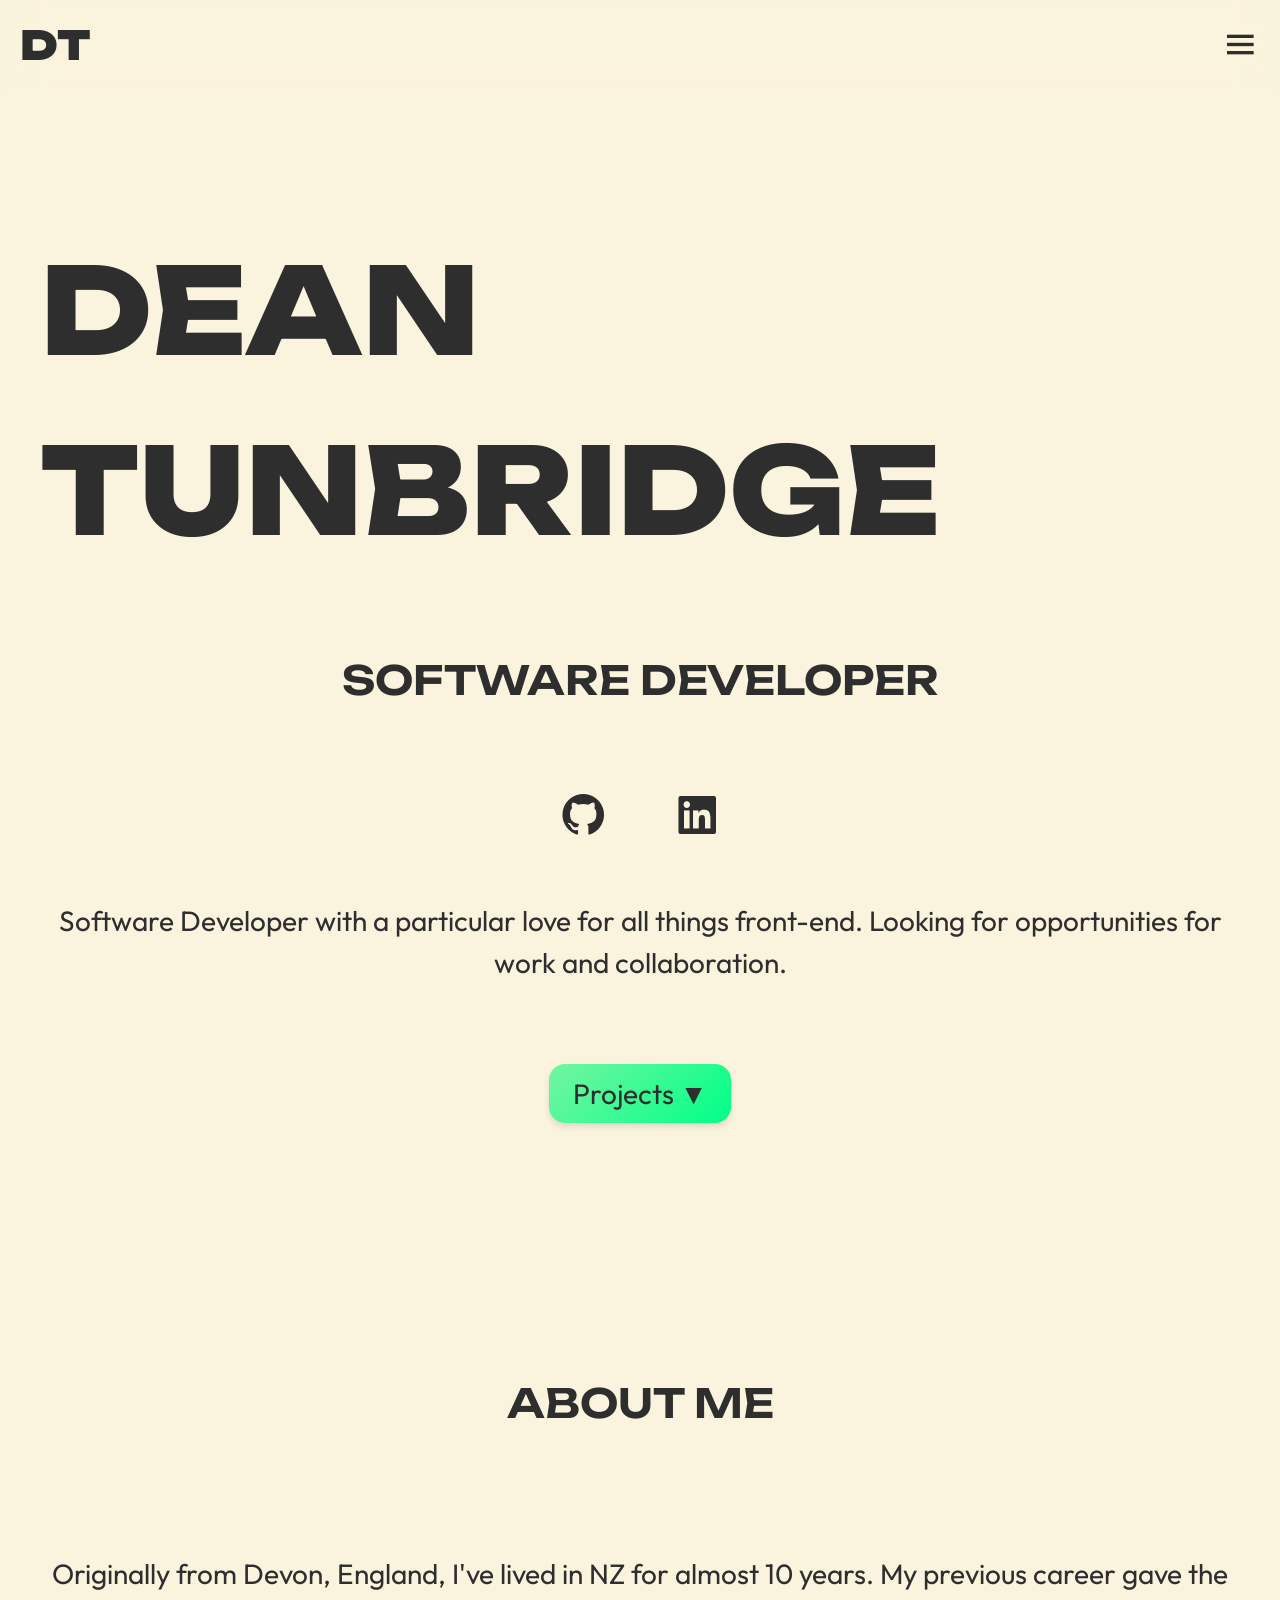
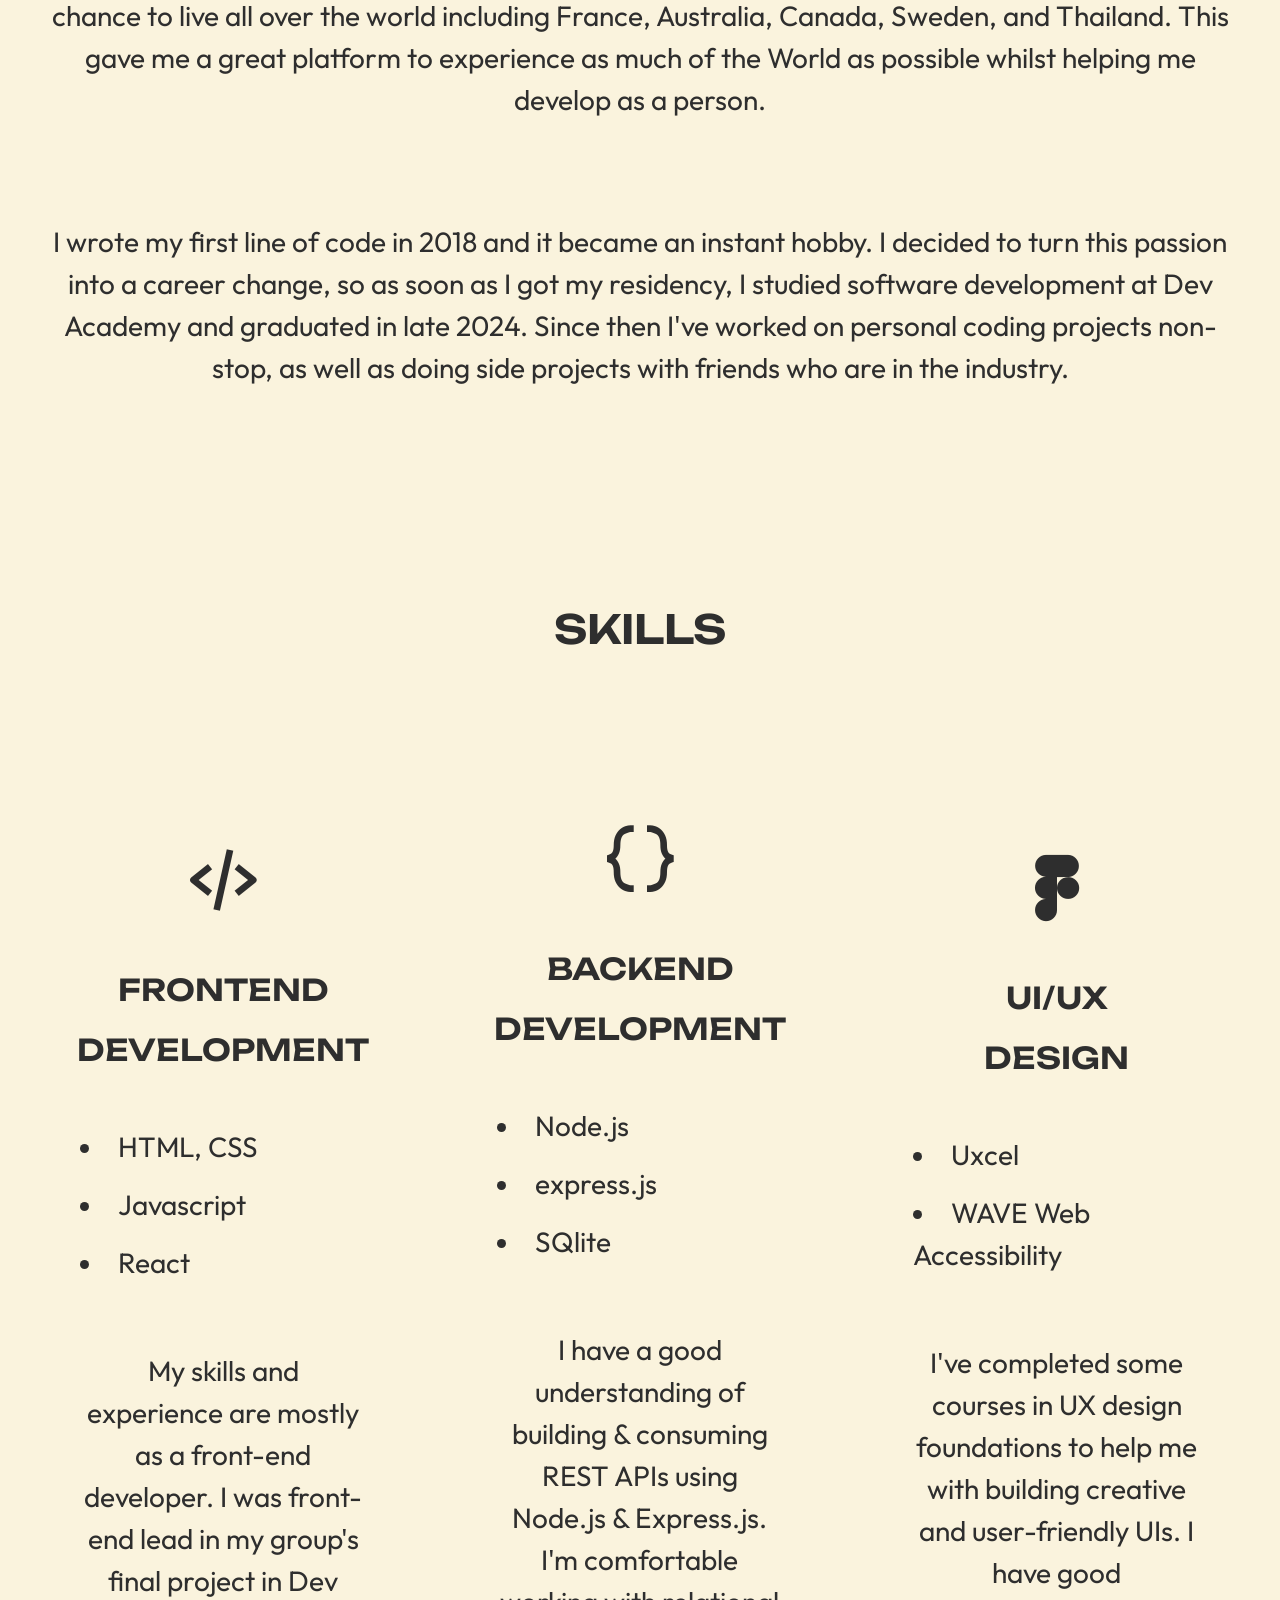
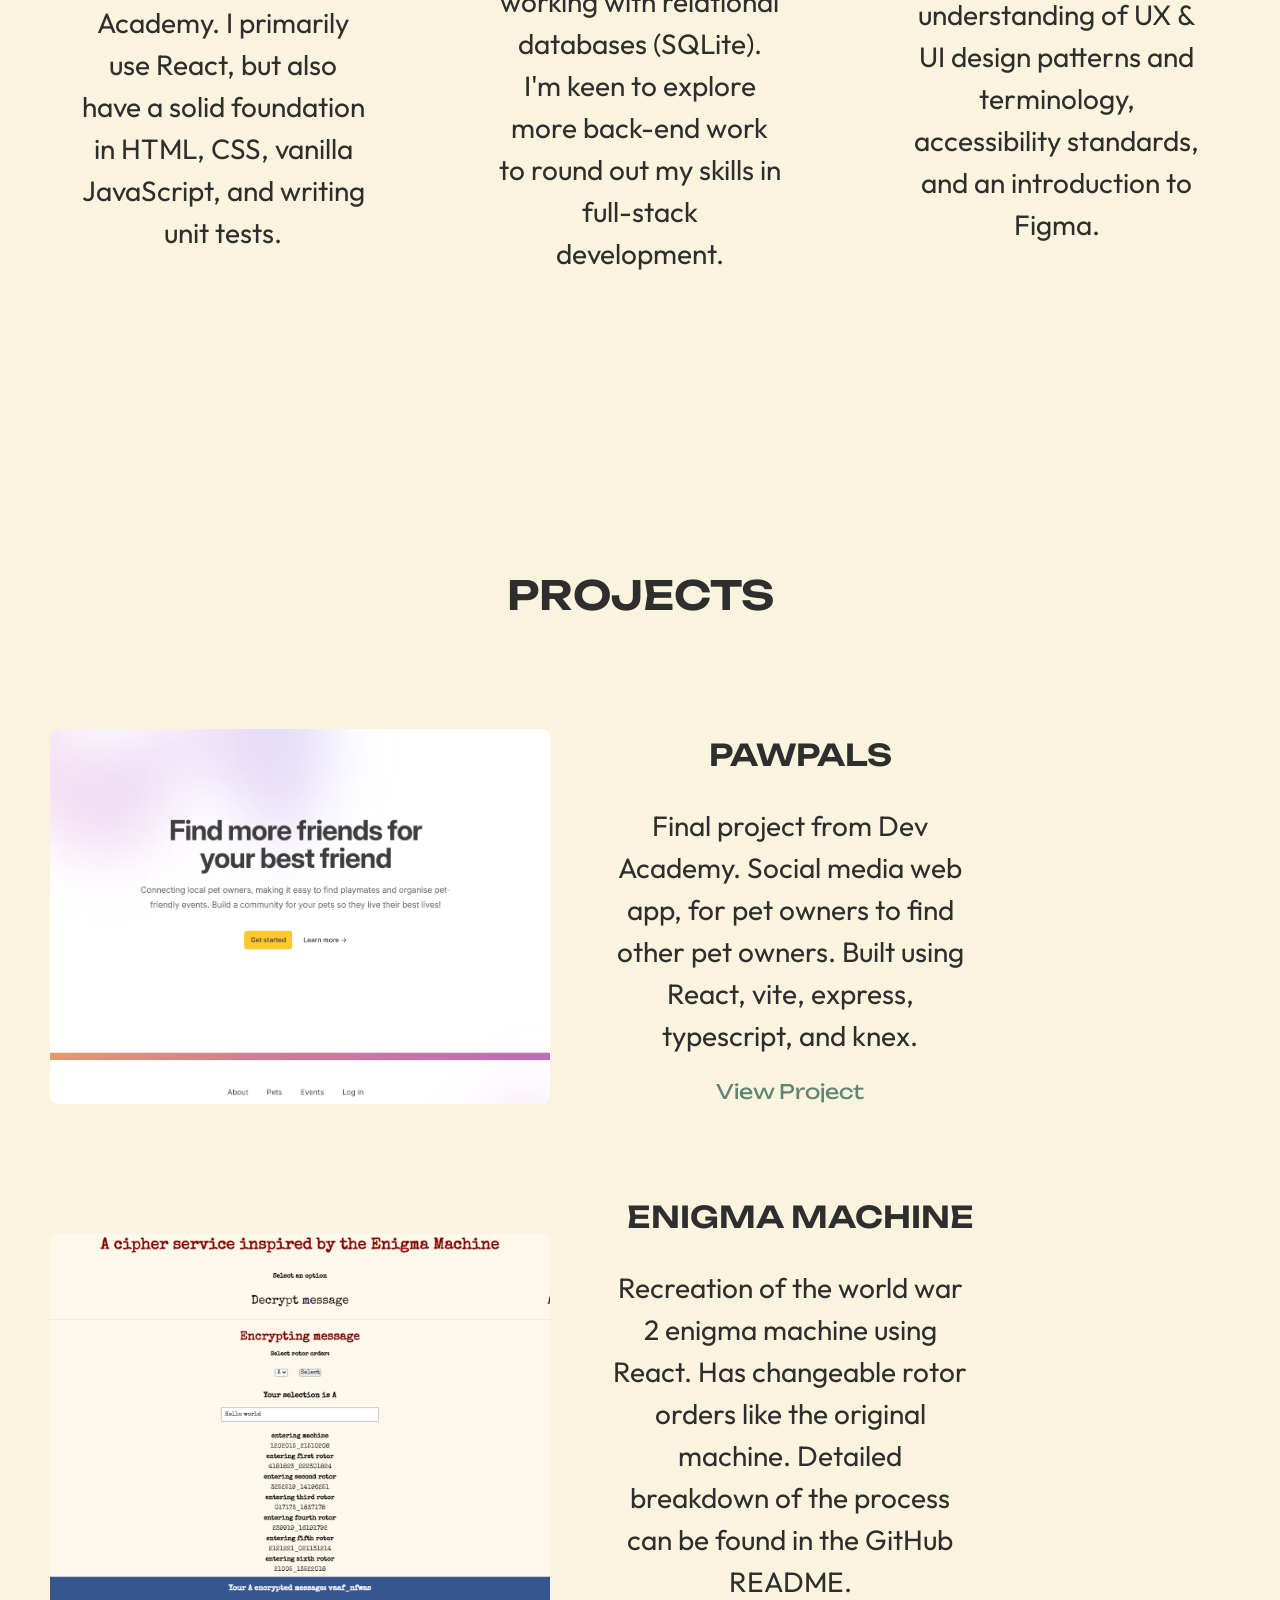
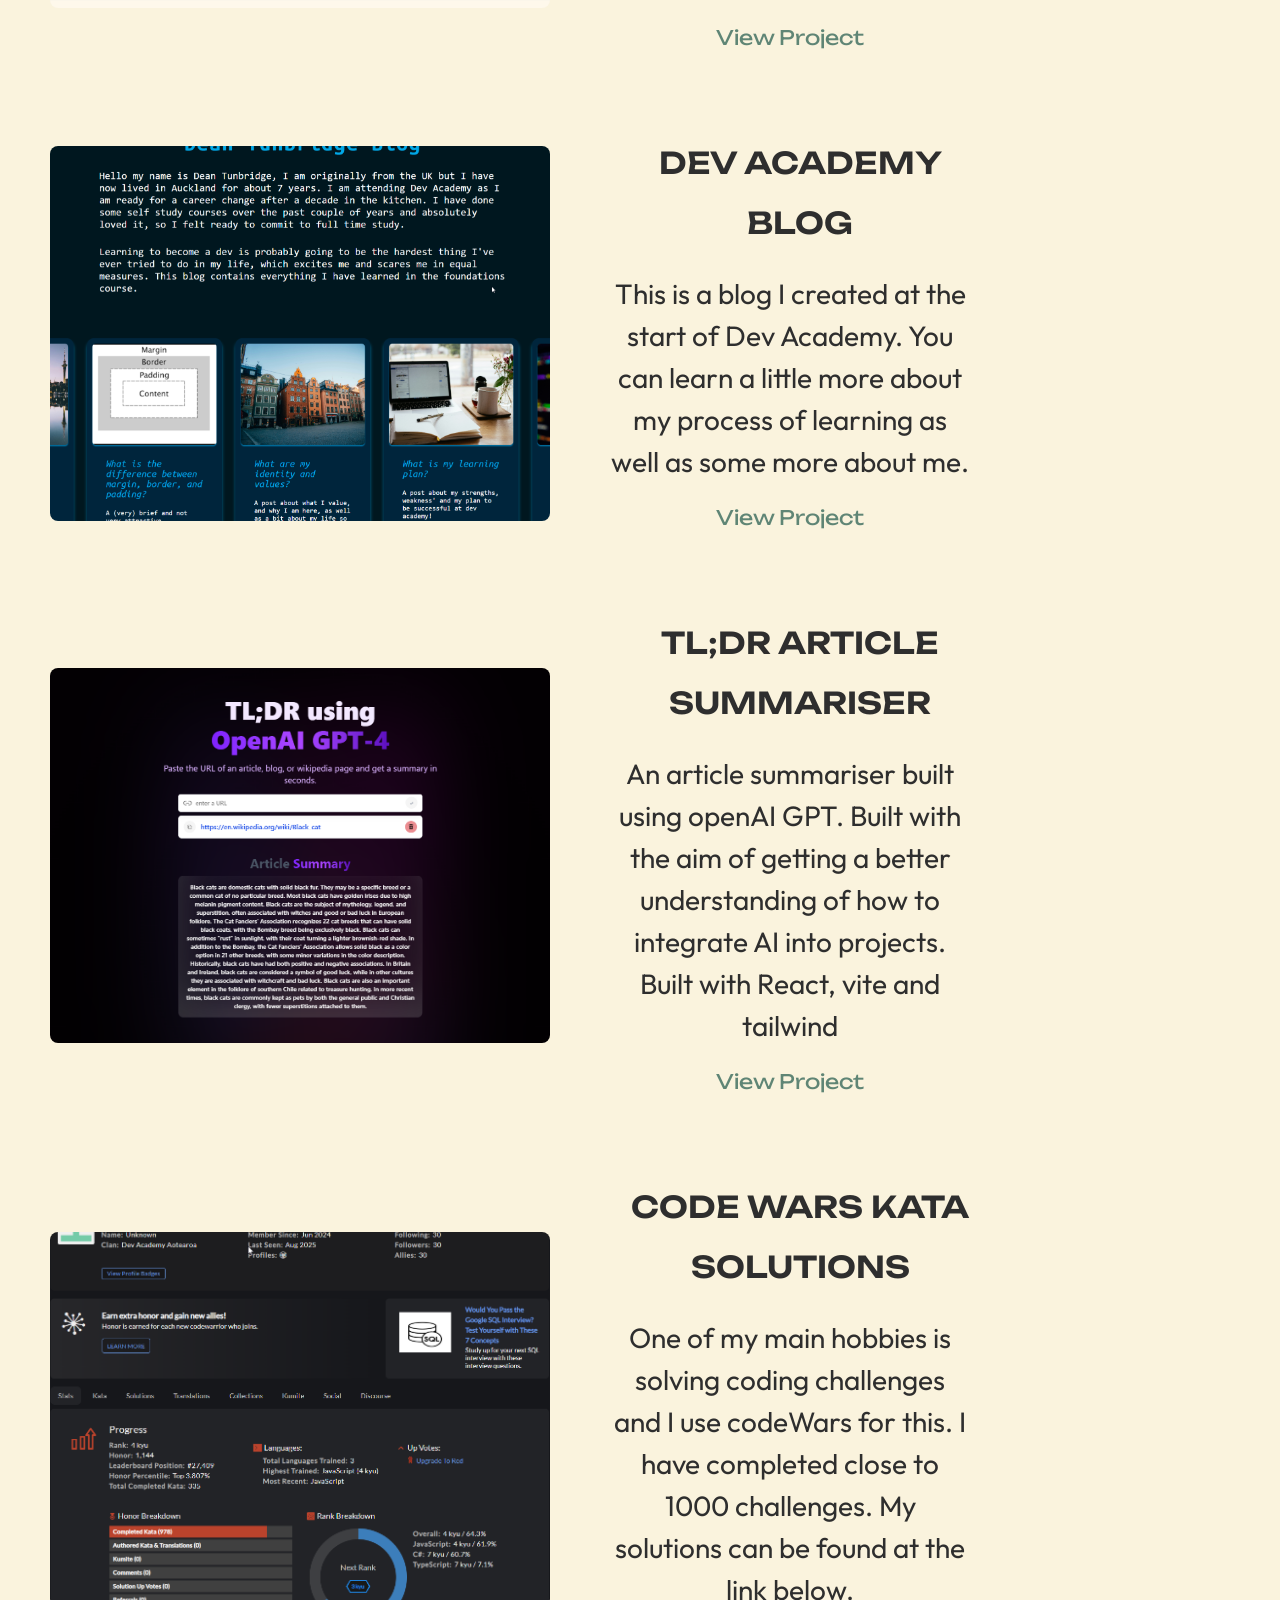
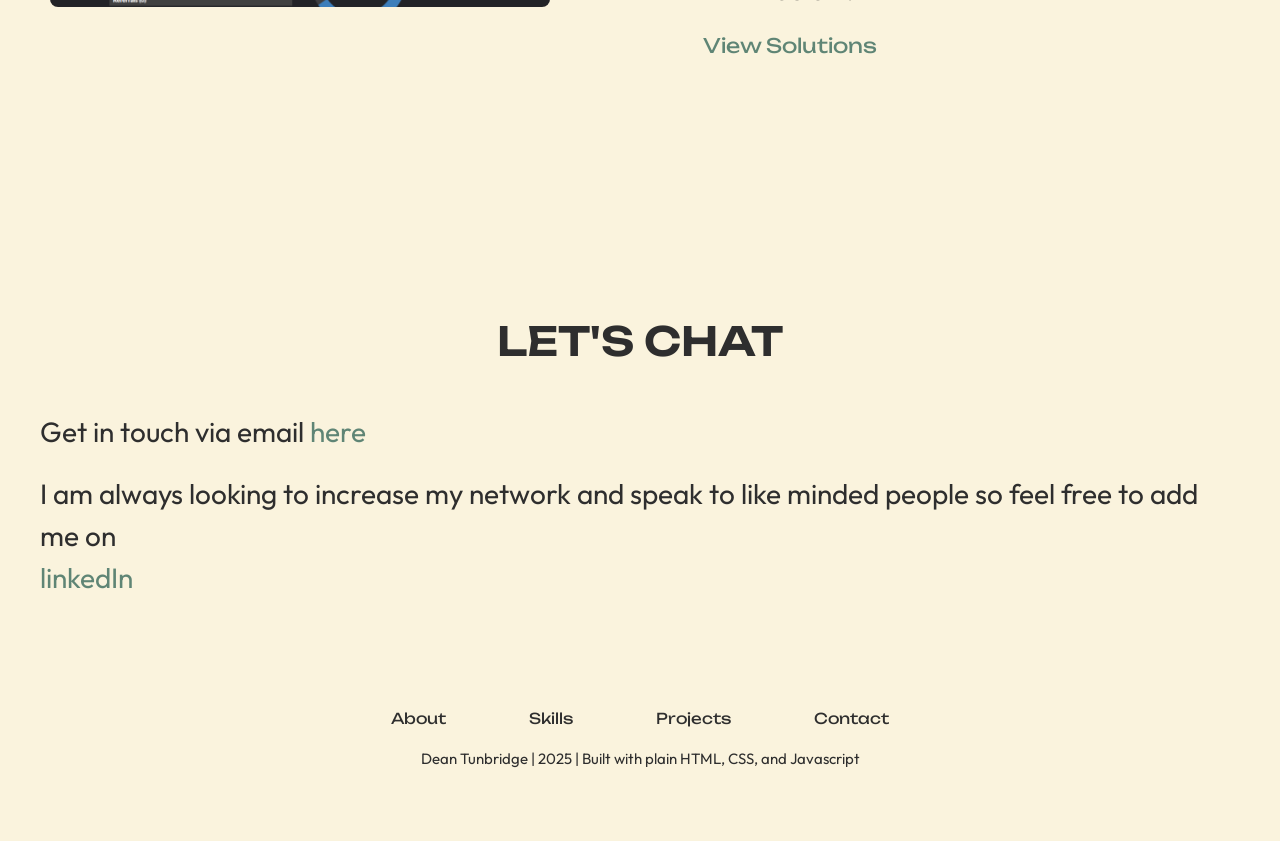
<file: index.html>
<!doctype html>
<html lang="en">
  <head>
    <meta charset="UTF-8" />
    <meta name="viewport" content="width=device-width, initial-scale=1.0" />
    <title>Dean Portfolio</title>
    <link rel="stylesheet" href="style.css" />
    <link
      href="https://unpkg.com/boxicons@2.1.4/css/boxicons.min.css"
      rel="stylesheet" />
    <link
      href="https://fonts.googleapis.com/css2?family=Poppins:wght@400;500;700;800&display=swap"
      rel="stylesheet" />
    <link
      href="https://fonts.googleapis.com/css2?family=Press+Start+2P&display=swap"
      rel="stylesheet" />
    <link
      href="https://fonts.googleapis.com/css2?family=Unbounded:wght@200..900&display=swap"
      rel="stylesheet" />
    <link
      href="https://fonts.googleapis.com/css2?family=Outfit:wght@100..900&display=swap"
      rel="stylesheet" />
    <link
      href="https://fonts.googleapis.com/css2?family=Open+Sans:ital,wght@0,300..800;1,300..800&display=swap"
      rel="stylesheet" />
  </head>
  <body>
    <header class="header">
      <a href="#home" class="logo logo-font">DT</a>

      <nav class="navbar">
        <a href="#home">Home</a>
        <a href="#about">About</a>
        <a href="#skills">Skills</a>
        <a href="#projects">Projects</a>
        <a href="#contact" class="gradient-btn">Let's chat ▼</a>
      </nav>

      <i id="menu-icon" class="bx bx-menu"></i>
    </header>

    <section class="home" id="home">
      <!-- <div class="home-img">
        <img src="sprite.png" alt="sprite" />
      </div> -->
      <div class="home-content">
        <h1>Dean <span> Tunbridge</span></h1>
        <h2>Software Developer</h2>
        <div class="social-icons">
          <a href="https://github.com/dean-tunbridge">
            <i class="bx bxl-github"></i>
          </a>
          <a href="https://www.linkedin.com/in/deantunbridge">
            <i class="bx bxl-linkedin-square"></i>
          </a>
        </div>
        <p>
          Software Developer with a particular love for all things front-end.
          Looking for opportunities for work and collaboration.
        </p>

        <div class="btn-group">
          <a href="#projects" class="gradient-btn">Projects ▼</a>
        </div>
      </div>
    </section>

    <section class="about" id="about">
      <div class="about-content">
        <h2>About Me</h2>
        <p>
          Originally from Devon, England, I've lived in NZ for almost 10 years.
          My previous career gave the chance to live all over the world
          including France, Australia, Canada, Sweden, and Thailand. This gave
          me a great platform to experience as much of the World as possible
          whilst helping me develop as a person.
        </p>
        <p>
          I wrote my first line of code in 2018 and it became an instant hobby.
          I decided to turn this passion into a career change, so as soon as I
          got my residency, I studied software development at Dev Academy and
          graduated in late 2024. Since then I've worked on personal coding
          projects non-stop, as well as doing side projects with friends who are
          in the industry.
        </p>
      </div>
    </section>

    <section class="skills" id="skills">
      <h2>Skills</h2>
      <div class="skills-container">
        <div class="skills-box">
          <div class="skills-info">
            <i class="bx bx-code-alt"></i>
            <h3>Frontend Development</h3>
            <ul>
              <li>HTML, CSS</li>
              <li>Javascript</li>
              <li>React</li>
            </ul>
            <p>
              My skills and experience are mostly as a front-end developer. I
              was front-end lead in my group's final project in Dev Academy. I
              primarily use React, but also have a solid foundation in HTML,
              CSS, vanilla JavaScript, and writing unit tests.
            </p>
          </div>
        </div>

        <div class="skills-box">
          <div class="skills-info">
            <i class="bx bx-code-curly"></i>
            <h3>Backend development</h3>
            <ul>
              <li>Node.js</li>
              <li>express.js</li>
              <li>SQlite</li>
            </ul>
            <p>
              I have a good understanding of building & consuming REST APIs
              using Node.js & Express.js. I'm comfortable working with
              relational databases (SQLite). I'm keen to explore more back-end
              work to round out my skills in full-stack development.
            </p>
          </div>
        </div>

        <div class="skills-box">
          <div class="skills-info">
            <i class="bx bxl-figma"></i>
            <h3>UI/UX<br />design</h3>
            <ul>
              <li>Uxcel</li>
              <li>WAVE Web Accessibility</li>
            </ul>
            <p>
              I've completed some courses in UX design foundations to help me
              with building creative and user-friendly UIs. I have good
              understanding of UX & UI design patterns and terminology,
              accessibility standards, and an introduction to Figma.
            </p>
          </div>
        </div>
      </div>
    </section>

    <section class="projects" id="projects">
      <h2>Projects</h2>
      <div class="projects-box">
        <div class="project-card">
          <img class="project-img" src="pawpals-before.png" alt="pawpals" />
          <div class="project-text-content">
            <h3>Pawpals</h3>
            <p>
              Final project from Dev Academy. Social media web app, for pet
              owners to find other pet owners. Built using React, vite, express,
              typescript, and knex.
            </p>
            <a href="https://pawpals.pushed.nz/" class="card-link">
              <span class="projects-btn">View Project</span>
            </a>
          </div>
        </div>

        <div class="project-card">
          <img class="project-img" src="enigma-before.png" alt="enigma" />
          <div class="project-text-content">
            <h3>Enigma machine</h3>
            <p>
              Recreation of the world war 2 enigma machine using React. Has
              changeable rotor orders like the original machine. Detailed
              breakdown of the process can be found in the GitHub README.
            </p>
            <a
              href="https://github.com/dean-tunbridge/enigma-machine"
              class="card-link">
              <span class="projects-btn">View Project</span>
            </a>
          </div>
        </div>

        <div class="project-card">
          <img class="project-img" src="blog-before.png" alt="blog" />
          <div class="project-text-content">
            <h3>Dev Academy Blog</h3>
            <p>
              This is a blog I created at the start of Dev Academy. You can
              learn a little more about my process of learning as well as some
              more about me.
            </p>
            <a
              href="https://github.com/dean-tunbridge/dean-tunbridge.github.io"
              class="card-link">
              <span class="projects-btn">View Project </span>
            </a>
          </div>
        </div>

        <div class="project-card">
          <img class="project-img" src="TLDR-after.png" alt="TLDR" />
          <div class="project-text-content">
            <h3>TL;DR article summariser</h3>
            <p>
              An article summariser built using openAI GPT. Built with the aim
              of getting a better understanding of how to integrate AI into
              projects. Built with React, vite and tailwind
            </p>
            <a
              href="https://github.com/dean-tunbridge/ai-tldr"
              class="card-link">
              <span class="projects-btn">View Project</span>
            </a>
          </div>
        </div>

        <div class="project-card">
          <img class="project-img" src="codewars-before.png" alt="codewars" />
          <div class="project-text-content">
            <h3>Code Wars kata solutions</h3>
            <p>
              One of my main hobbies is solving coding challenges and I use
              codeWars for this. I have completed close to 1000 challenges. My
              solutions can be found at the link below.
            </p>
            <a
              href="https://www.codewars.com/users/dean-tunbridge/completed_solutions"
              class="card-link">
              <span class="projects-btn">View Solutions</span>
            </a>
          </div>
        </div>
      </div>
    </section>

    <!-- <section class="contact" id="contact">
      <h2 class="heading">Let's chat</h2>

      <form action="#">
        <div class="input-group">
          <div class="input-box">
            <label for="name">Name</label>
            <input type="text" id="name" placeholder="Name" />
            <label for="email">Email</label>
            <input type="email" id="email" placeholder="email" />
          </div>
          <div class="input-box">
            <label for="contact">Contact Number</label>
            <input type="number" id="contact" placeholder="Contact Number" />
            <label for="subject">Subject</label>
            <input type="text" id="subject" placeholder="Subject" />
          </div>
        </div>
        <div class="input-group-2">
          <label for="message">Your Message</label>
          <textarea
            id="message"
            placeholder="Your Message"
            cols="38"
            rows="10"></textarea>

          <input type="submit" value="Send Message" class="btn" />
        </div>
      </form>
    </section> -->

    <section section class="contact" id="contact">
      <h2>Let's chat</h2>
      <p>
        Get in touch via email
        <a href="mailto:deantunbridgedev@gmail.com">here</a>
      </p>
      <p>
        I am always looking to increase my network and speak to like minded
        people so feel free to add me on
        <a href="https://www.linkedin.com/in/deantunbridge" class="card-link"
          >linkedIn</a
        >
      </p>
    </section>
    <footer>
      <ul>
        <li>
          <a href="#about">About</a>
        </li>
        <li>
          <a href="#skills">Skills</a>
        </li>
        <li>
          <a href="#projects">Projects</a>
        </li>
        <li>
          <a href="#contact">Contact</a>
        </li>
      </ul>
      <p class="copyright">
        Dean Tunbridge | 2025 | Built with plain HTML, CSS, and Javascript
      </p>
    </footer>
    <script src="script.js"></script>
  </body>
</html>
</file>
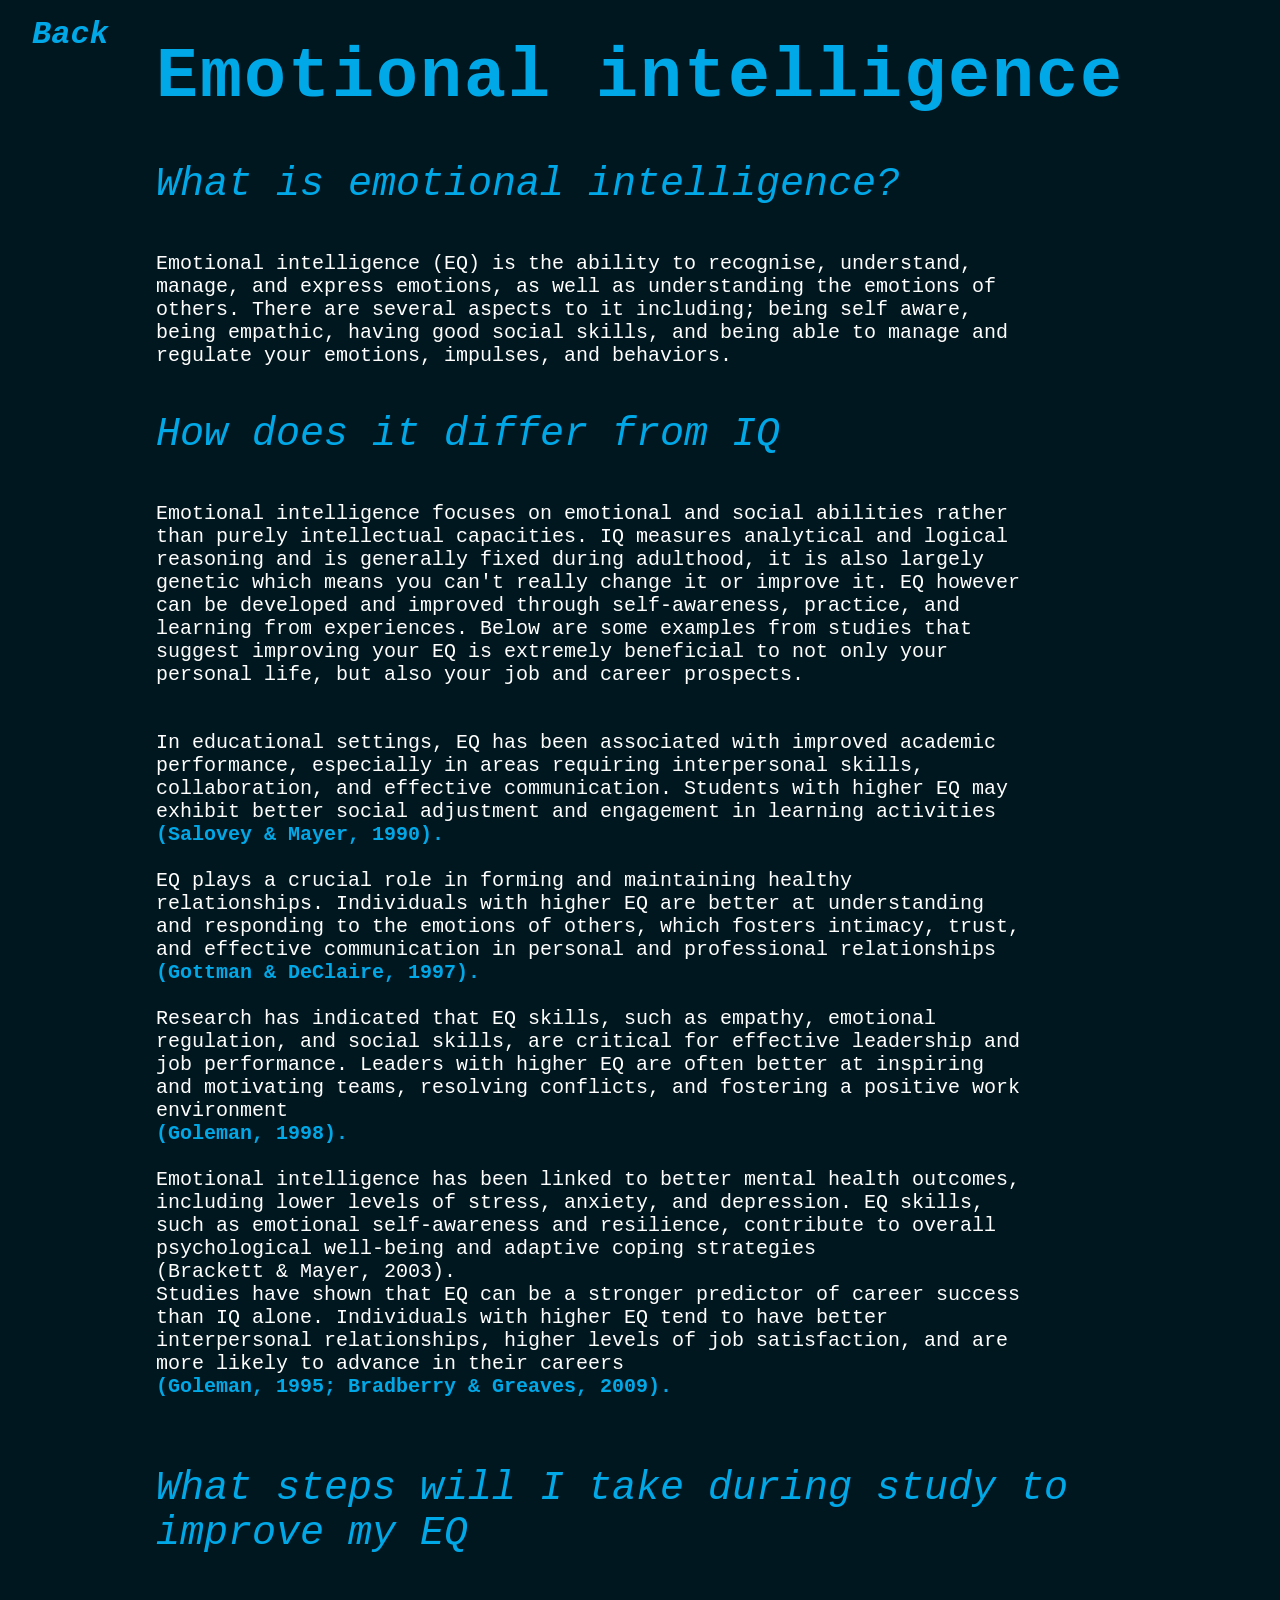
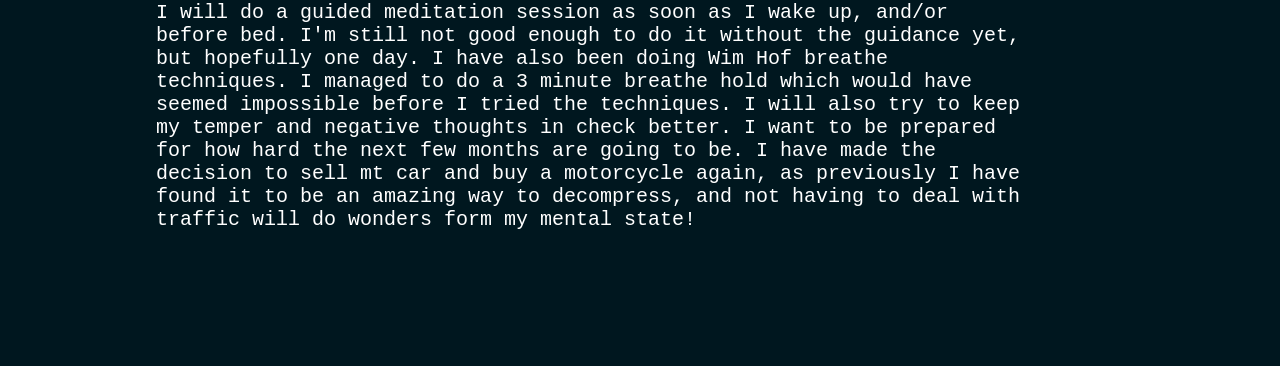
<file: blog/emotional-intelligence.html>
<!DOCTYPE html>
<html lang="en">
  <head>
    <meta charset="UTF-8" />
    <meta name="viewport" content="width=device-width, initial-scale=1.0" />
    <link rel="stylesheet" href="../styles/main.css" />
    <link rel="preconnect" href="https://fonts.googleapis.com" />
    <link rel="preconnect" href="https://fonts.gstatic.com" crossorigin />
    <link
      href="https://fonts.googleapis.com/css2?family=Lobster&display=swap"
      rel="stylesheet"
    />
    <link
      href="https://fonts.googleapis.com/css2?family=Roboto:ital,wght@0,300;0,400;0,500;0,700;1,400;1,500;1,700&display=swap"
      rel="stylesheet"
    />
    <title>Emotional Intelligence</title>
  </head>
  <body>
    <nav>
      <div class="back">
        <a href="../index.html">Back</a>
      </div>
    </nav>
    <div class="main-flex">
      <div class="mobile-layout">
        <h1 class="heading">Emotional intelligence</h1>
        <h2>What is emotional intelligence?</h2>
        <p>
          Emotional intelligence (EQ) is the ability to recognise, understand,
          manage, and express emotions, as well as understanding the emotions of
          others. There are several aspects to it including; being self aware,
          being empathic, having good social skills, and being able to manage
          and regulate your emotions, impulses, and behaviors.
        </p>
        <h2>How does it differ from IQ</h2>
        <p>
          Emotional intelligence focuses on emotional and social abilities
          rather than purely intellectual capacities. IQ measures analytical and
          logical reasoning and is generally fixed during adulthood, it is also
          largely genetic which means you can't really change it or improve it.
          EQ however can be developed and improved through self-awareness,
          practice, and learning from experiences. Below are some examples from
          studies that suggest improving your EQ is extremely beneficial to not
          only your personal life, but also your job and career prospects.
        </p>
        <ul>
          <li>
            In educational settings, EQ has been associated with improved
            academic performance, especially in areas requiring interpersonal
            skills, collaboration, and effective communication. Students with
            higher EQ may exhibit better social adjustment and engagement in
            learning activities <br><b>(Salovey & Mayer, 1990).</b>
          </li>
          <br />
          <li>
            EQ plays a crucial role in forming and maintaining healthy
            relationships. Individuals with higher EQ are better at
            understanding and responding to the emotions of others, which
            fosters intimacy, trust, and effective communication in personal and
            professional relationships <br><b>(Gottman & DeClaire, 1997).</b>
          </li>
          <br />
          <li>
            Research has indicated that EQ skills, such as empathy, emotional
            regulation, and social skills, are critical for effective leadership
            and job performance. Leaders with higher EQ are often better at
            inspiring and motivating teams, resolving conflicts, and fostering a
            positive work environment <br> <b>(Goleman, 1998).</b>
          </li>
          <br />
          <li>
            Emotional intelligence has been linked to better mental health
            outcomes, including lower levels of stress, anxiety, and depression.
            EQ skills, such as emotional self-awareness and resilience,
            contribute to overall psychological well-being and adaptive coping
            strategies  <br><b></b>(Brackett & Mayer, 2003).</b>
          </li>
          <li>
            Studies have shown that EQ can be a stronger predictor of career
            success than IQ alone. Individuals with higher EQ tend to have
            better interpersonal relationships, higher levels of job
            satisfaction, and are more likely to advance in their careers
            <br><b>(Goleman, 1995; Bradberry & Greaves, 2009).</b>
          </li>
          <br />
        </ul>
        <h2>What steps will I take during study to improve my EQ</h2>
        <p>
          I will do a guided meditation session as soon as I wake up, and/or
          before bed. I'm still not good enough to do it without the guidance
          yet, but hopefully one day. I have also been doing Wim Hof breathe
          techniques. I managed to do a 3 minute breathe hold which would have
          seemed impossible before I tried the techniques. I will also try to
          keep my temper and negative thoughts in check better. I want to be
          prepared for how hard the next few months are going to be. I have made
          the decision to sell mt car and buy a motorcycle again, as previously
          I have found it to be an amazing way to decompress, and not having to
          deal with traffic will do wonders form my mental state!
        </p>
        <p></p>
      </div>
    </div>
  </body>
</html>
</file>
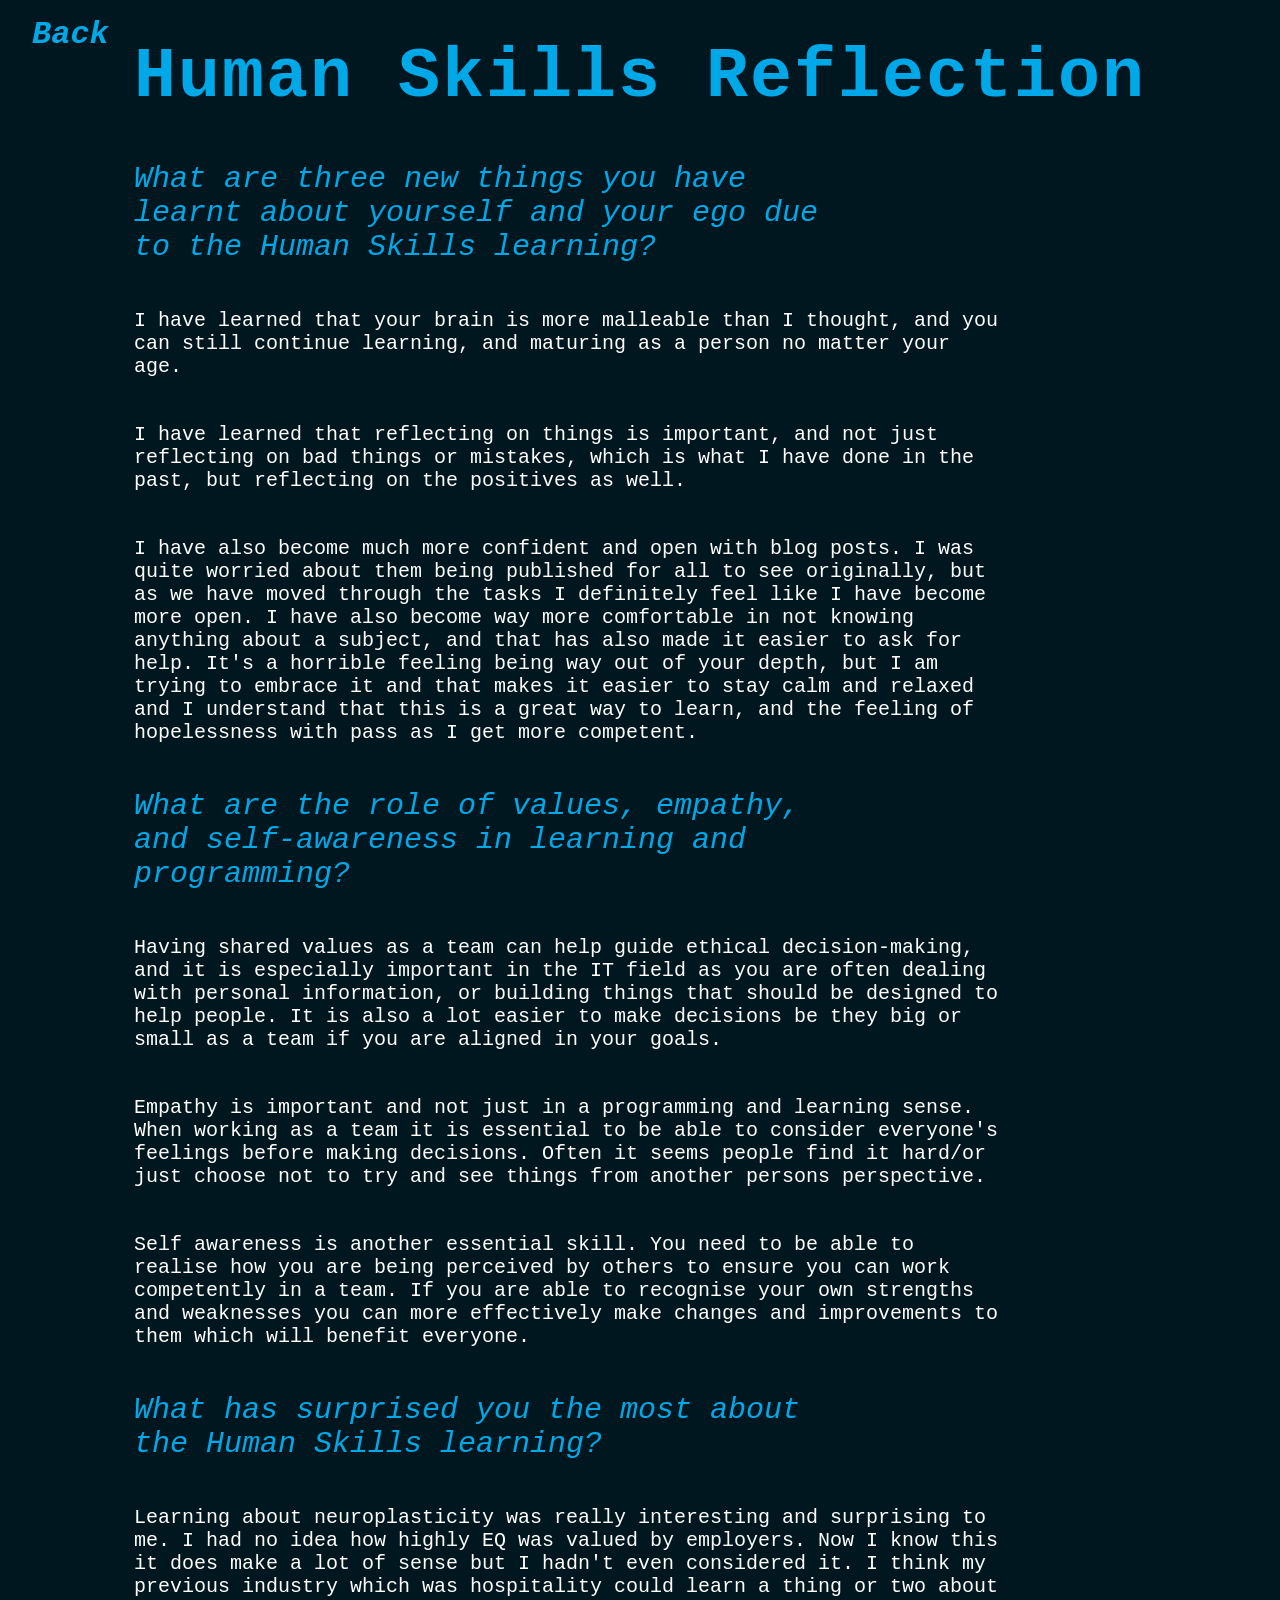
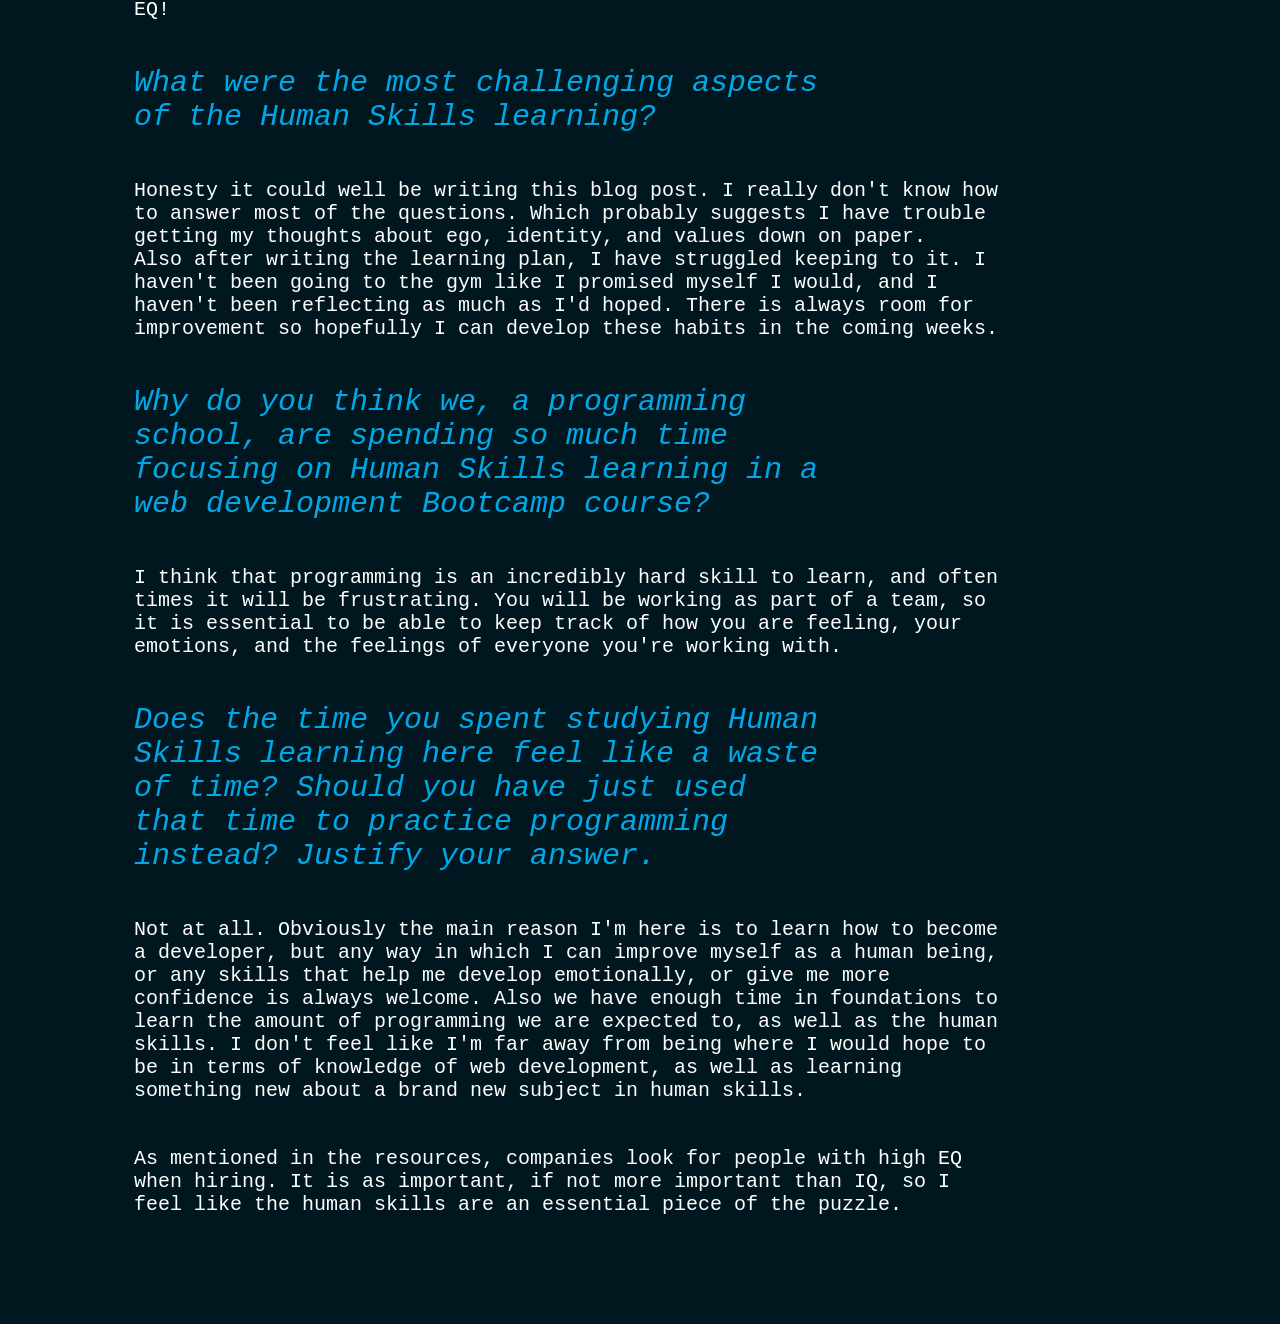
<file: blog/foundations-reflection.html>
<!DOCTYPE html>
<html lang="en">
  <head>
    <meta charset="UTF-8" />
    <meta name="viewport" content="width=device-width, initial-scale=1.0" />
    <link rel="stylesheet" href="../styles/main.css" />
    <link rel="preconnect" href="https://fonts.googleapis.com" />
    <link rel="preconnect" href="https://fonts.gstatic.com" crossorigin />
    <link
      href="https://fonts.googleapis.com/css2?family=Lobster&display=swap"
      rel="stylesheet" />
    <link
      href="https://fonts.googleapis.com/css2?family=Roboto:ital,wght@0,300;0,400;0,500;0,700;1,400;1,500;1,700&display=swap"
      rel="stylesheet" />
    <title>Human Skills Reflection</title>
  </head>
  <body>
    <nav>
      <div class="back">
        <a href="../index.html">Back</a>
      </div>
    </nav>
    <div class="main-flex">
      <div class="mobile-layout">
        <h1 class="heading">Human Skills Reflection</h1>
        <h3>
          What are three new things you have learnt about yourself and your ego
          due to the Human Skills learning?
        </h3>
        <p>
          I have learned that your brain is more malleable than I thought, and
          you can still continue learning, and maturing as a person no matter
          your age.
        </p>
        <p>
          I have learned that reflecting on things is important, and not just
          reflecting on bad things or mistakes, which is what I have done in the
          past, but reflecting on the positives as well.
        </p>
        <p>
          I have also become much more confident and open with blog posts. I was
          quite worried about them being published for all to see originally,
          but as we have moved through the tasks I definitely feel like I have
          become more open. I have also become way more comfortable in not
          knowing anything about a subject, and that has also made it easier to
          ask for help. It's a horrible feeling being way out of your depth, but
          I am trying to embrace it and that makes it easier to stay calm and
          relaxed and I understand that this is a great way to learn, and the
          feeling of hopelessness with pass as I get more competent.
        </p>
        <h3>
          What are the role of values, empathy, and self-awareness in learning
          and programming?
        </h3>
        <p>
          Having shared values as a team can help guide ethical decision-making,
          and it is especially important in the IT field as you are often
          dealing with personal information, or building things that should be
          designed to help people. It is also a lot easier to make decisions be
          they big or small as a team if you are aligned in your goals.
        </p>
        <p>
          Empathy is important and not just in a programming and learning sense.
          When working as a team it is essential to be able to consider
          everyone's feelings before making decisions. Often it seems people
          find it hard/or just choose not to try and see things from another
          persons perspective.
        </p>
        <p>
          Self awareness is another essential skill. You need to be able to
          realise how you are being perceived by others to ensure you can work
          competently in a team. If you are able to recognise your own strengths
          and weaknesses you can more effectively make changes and improvements
          to them which will benefit everyone.
        </p>
        <h3>
          What has surprised you the most about the Human Skills learning?
        </h3>
        <p>
          Learning about neuroplasticity was really interesting and surprising
          to me. I had no idea how highly EQ was valued by employers. Now I know
          this it does make a lot of sense but I hadn't even considered it. I
          think my previous industry which was hospitality could learn a thing
          or two about EQ!
        </p>
        <h3>
          What were the most challenging aspects of the Human Skills learning?
        </h3>
        <p>
          Honesty it could well be writing this blog post. I really don't know
          how to answer most of the questions. Which probably suggests I have
          trouble getting my thoughts about ego, identity, and values down on
          paper.
          <br />
          Also after writing the learning plan, I have struggled keeping to it.
          I haven't been going to the gym like I promised myself I would, and I
          haven't been reflecting as much as I'd hoped. There is always room for
          improvement so hopefully I can develop these habits in the coming
          weeks.
        </p>
        <h3>
          Why do you think we, a programming school, are spending so much time
          focusing on Human Skills learning in a web development Bootcamp
          course?
        </h3>
        <p>
          I think that programming is an incredibly hard skill to learn, and
          often times it will be frustrating. You will be working as part of a
          team, so it is essential to be able to keep track of how you are
          feeling, your emotions, and the feelings of everyone you're working
          with.
        </p>
        <h3>
          Does the time you spent studying Human Skills learning here feel like
          a waste of time? Should you have just used that time to practice
          programming instead? Justify your answer.
        </h3>
        <p>
          Not at all. Obviously the main reason I'm here is to learn how to
          become a developer, but any way in which I can improve myself as a
          human being, or any skills that help me develop emotionally, or give
          me more confidence is always welcome. Also we have enough time in
          foundations to learn the amount of programming we are expected to, as
          well as the human skills. I don't feel like I'm far away from being
          where I would hope to be in terms of knowledge of web development, as
          well as learning something new about a brand new subject in human
          skills.
        </p>
        <p>
          As mentioned in the resources, companies look for people with high EQ
          when hiring. It is as important, if not more important than IQ, so I
          feel like the human skills are an essential piece of the puzzle.
        </p>
      </div>
    </div>
  </body>
</html>
</file>
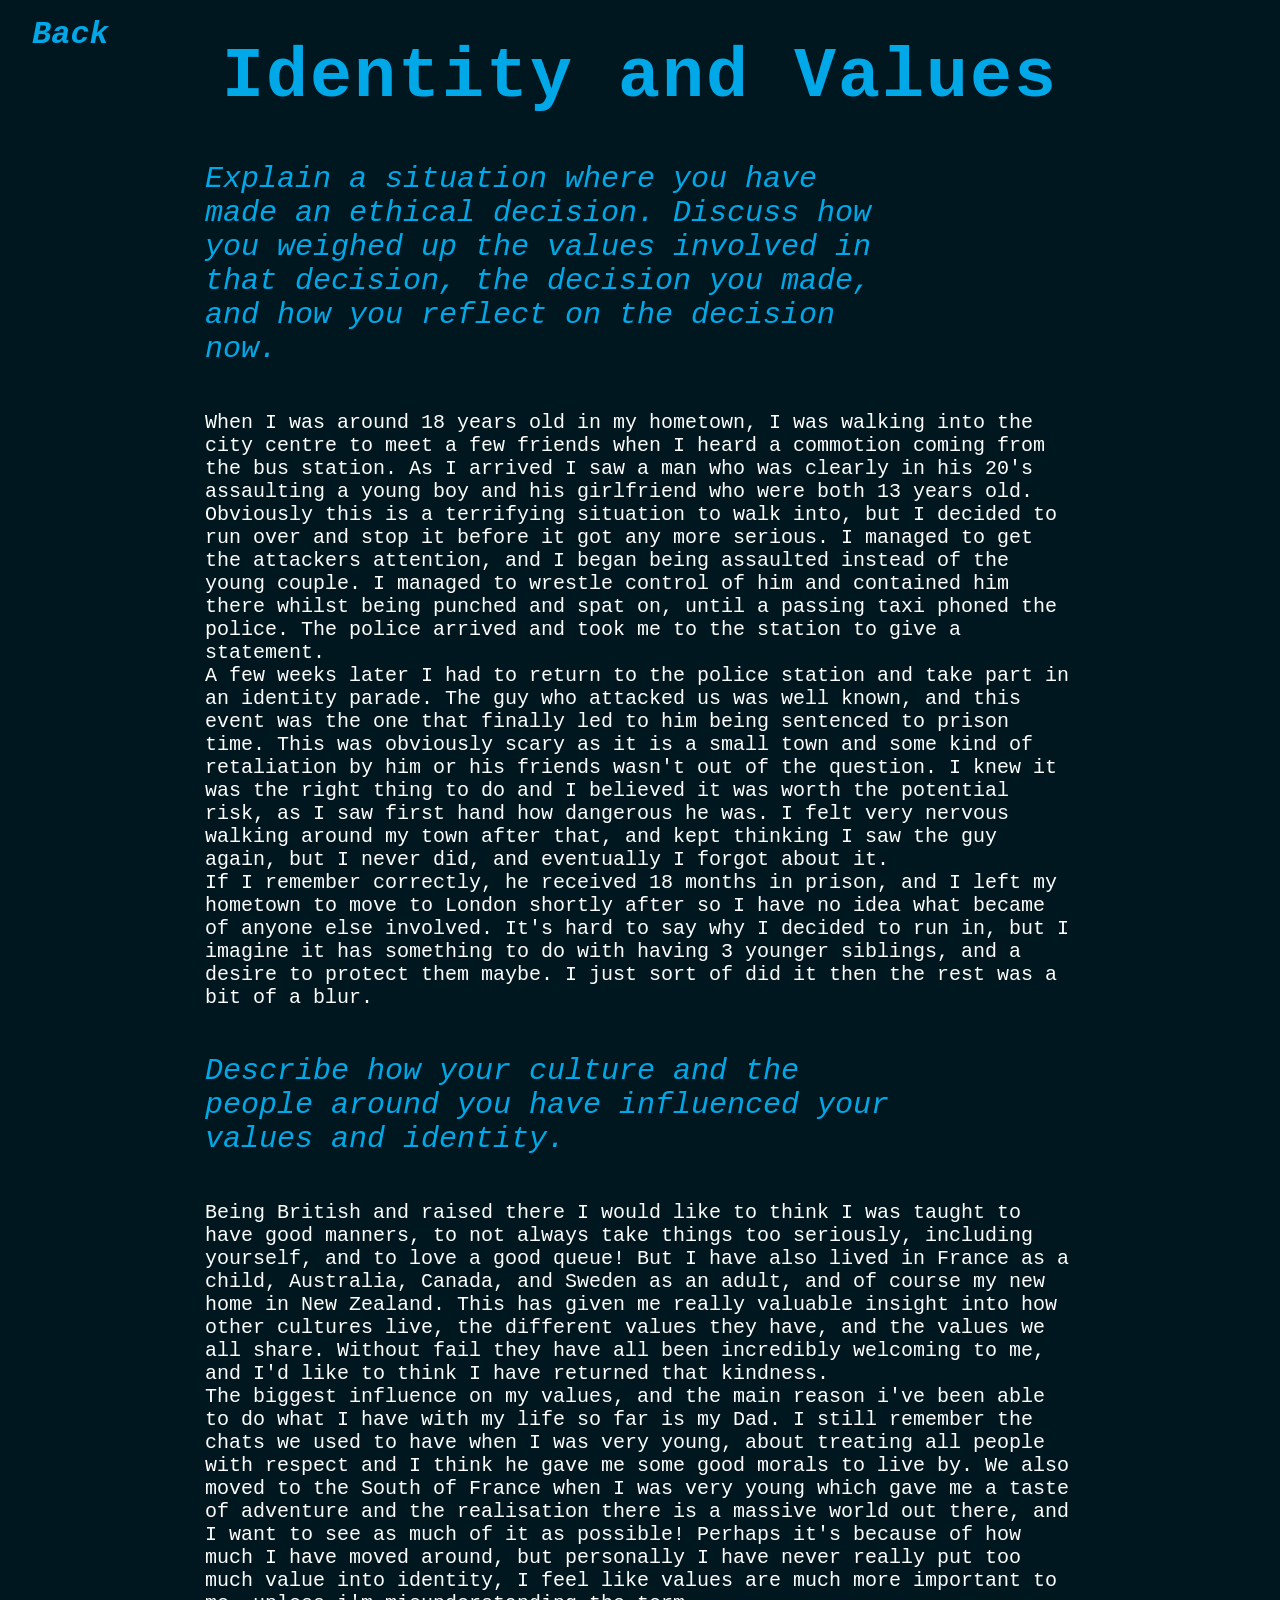
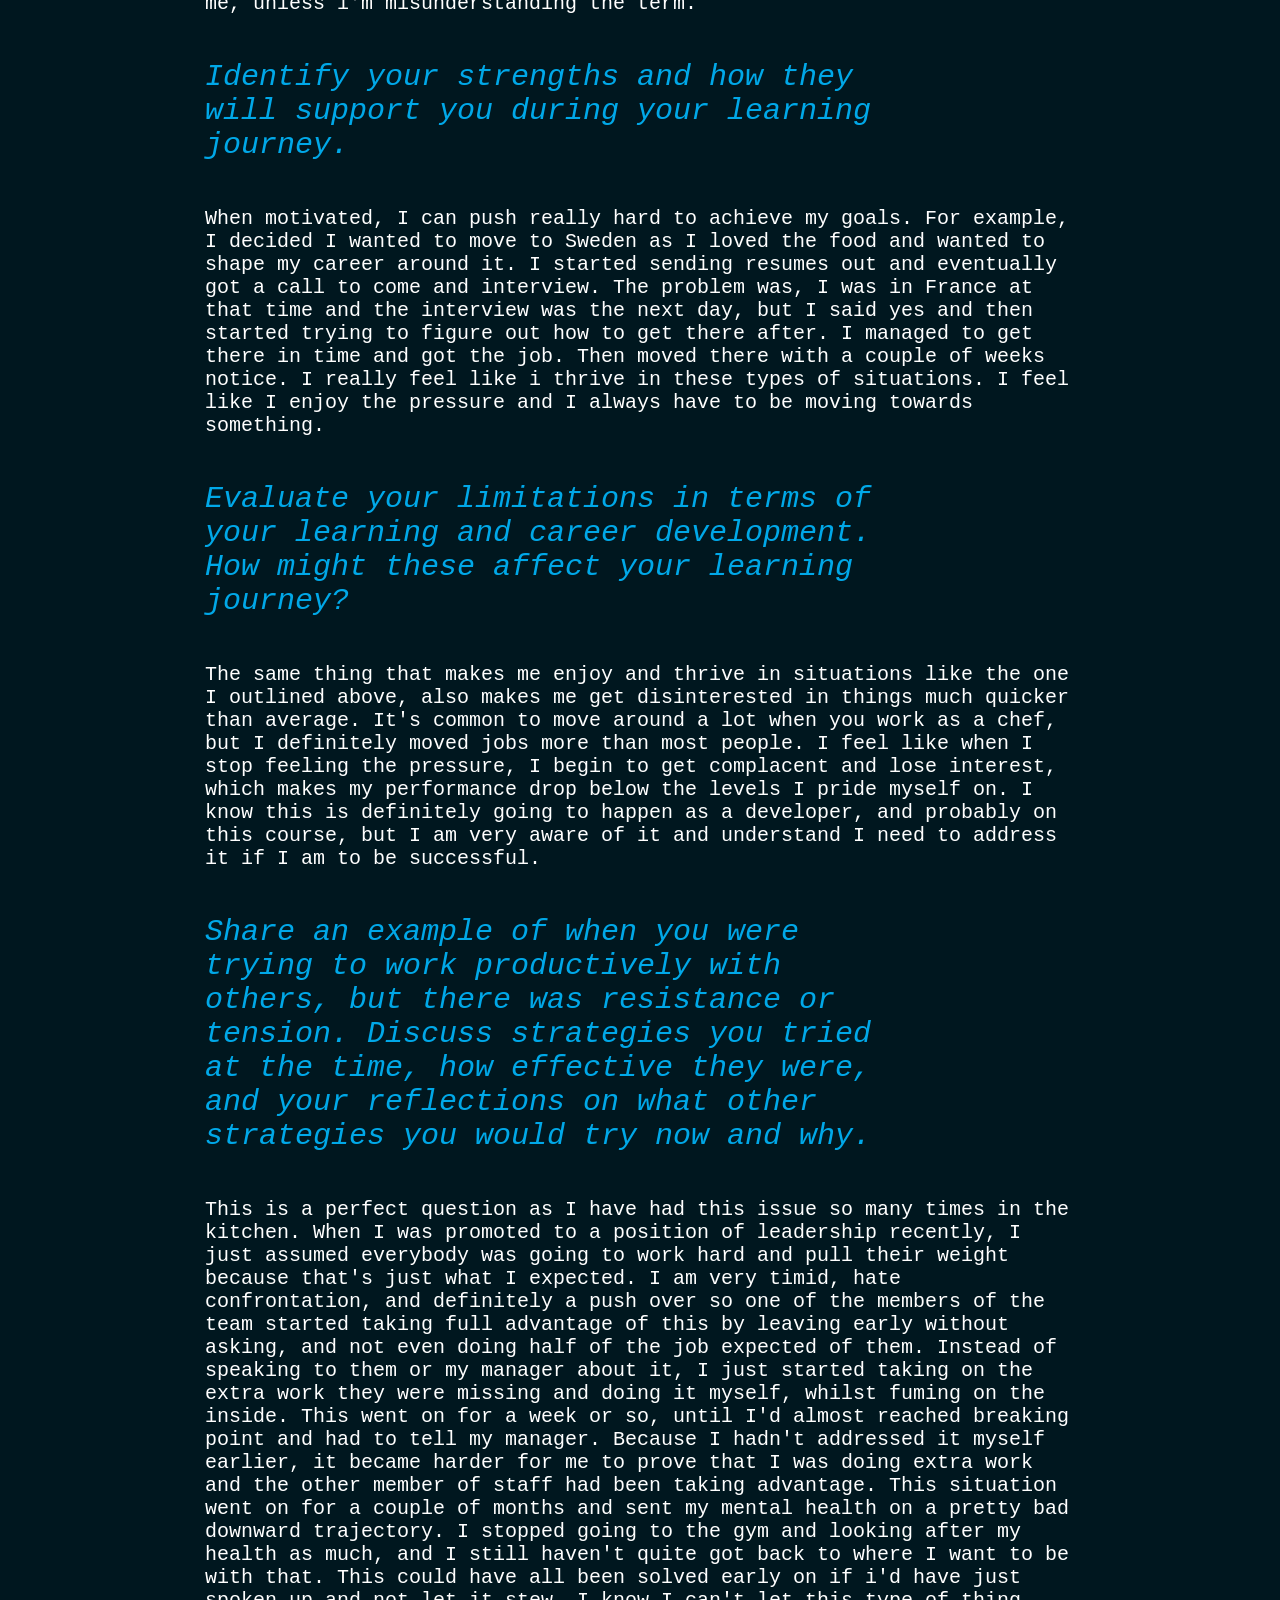
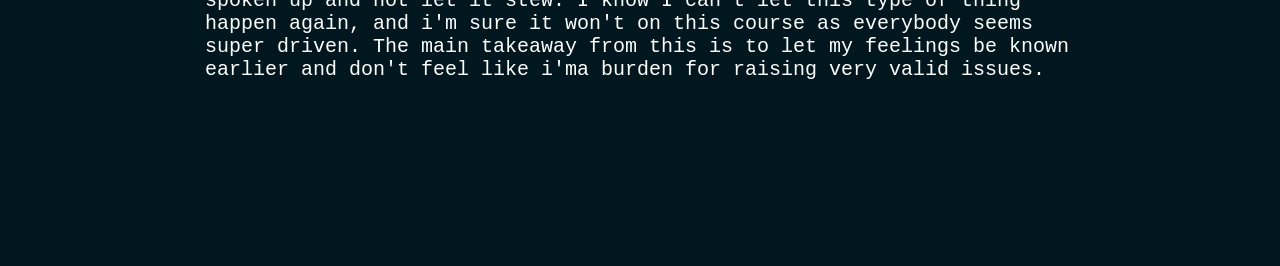
<file: blog/identity-values.html>
<!DOCTYPE html>
<html lang="en">
  <head>
    <meta charset="UTF-8" />
    <meta name="viewport" content="width=device-width, initial-scale=1.0" />
    <link rel="stylesheet" href="../styles/main.css" />
    <link rel="preconnect" href="https://fonts.googleapis.com" />
    <link rel="preconnect" href="https://fonts.gstatic.com" crossorigin />
    <link
      href="https://fonts.googleapis.com/css2?family=Lobster&display=swap"
      rel="stylesheet" />
    <link
      href="https://fonts.googleapis.com/css2?family=Roboto:ital,wght@0,300;0,400;0,500;0,700;1,400;1,500;1,700&display=swap"
      rel="stylesheet" />
    <title>Identity and Values</title>
  </head>
  <body>
    <nav>
      <div class="back">
        <a href="../index.html">Back</a>
      </div>
    </nav>
    <div class="main-flex">
      <div class="mobile-layout">
        <h1 class="heading">Identity and Values</h1>
        <h3>
          Explain a situation where you have made an ethical decision. Discuss
          how you weighed up the values involved in that decision, the decision
          you made, and how you reflect on the decision now.
        </h3>
        <p>
          When I was around 18 years old in my hometown, I was walking into the
          city centre to meet a few friends when I heard a commotion coming from
          the bus station. As I arrived I saw a man who was clearly in his 20's
          assaulting a young boy and his girlfriend who were both 13 years old.
          Obviously this is a terrifying situation to walk into, but I decided
          to run over and stop it before it got any more serious. I managed to
          get the attackers attention, and I began being assaulted instead of
          the young couple. I managed to wrestle control of him and contained
          him there whilst being punched and spat on, until a passing taxi
          phoned the police. The police arrived and took me to the station to
          give a statement.<br />
          A few weeks later I had to return to the police station and take part
          in an identity parade. The guy who attacked us was well known, and
          this event was the one that finally led to him being sentenced to
          prison time. This was obviously scary as it is a small town and some
          kind of retaliation by him or his friends wasn't out of the question.
          I knew it was the right thing to do and I believed it was worth the
          potential risk, as I saw first hand how dangerous he was. I felt very
          nervous walking around my town after that, and kept thinking I saw the
          guy again, but I never did, and eventually I forgot about it.<br />
          If I remember correctly, he received 18 months in prison, and I left
          my hometown to move to London shortly after so I have no idea what
          became of anyone else involved. It's hard to say why I decided to run
          in, but I imagine it has something to do with having 3 younger
          siblings, and a desire to protect them maybe. I just sort of did it
          then the rest was a bit of a blur.
        </p>
        <h3>
          Describe how your culture and the people around you have influenced
          your values and identity.
        </h3>
        <p>
          Being British and raised there I would like to think I was taught to
          have good manners, to not always take things too seriously, including
          yourself, and to love a good queue! But I have also lived in France as
          a child, Australia, Canada, and Sweden as an adult, and of course my
          new home in New Zealand. This has given me really valuable insight
          into how other cultures live, the different values they have, and the
          values we all share. Without fail they have all been incredibly
          welcoming to me, and I'd like to think I have returned that
          kindness.<br />
          The biggest influence on my values, and the main reason i've been able
          to do what I have with my life so far is my Dad. I still remember the
          chats we used to have when I was very young, about treating all people
          with respect and I think he gave me some good morals to live by. We
          also moved to the South of France when I was very young which gave me
          a taste of adventure and the realisation there is a massive world out
          there, and I want to see as much of it as possible! Perhaps it's
          because of how much I have moved around, but personally I have never
          really put too much value into identity, I feel like values are much
          more important to me, unless i'm misunderstanding the term.
        </p>
        <h3>
          Identify your strengths and how they will support you during your
          learning journey.
        </h3>
        <p>
          When motivated, I can push really hard to achieve my goals. For
          example, I decided I wanted to move to Sweden as I loved the food and
          wanted to shape my career around it. I started sending resumes out and
          eventually got a call to come and interview. The problem was, I was in
          France at that time and the interview was the next day, but I said yes
          and then started trying to figure out how to get there after. I
          managed to get there in time and got the job. Then moved there with a
          couple of weeks notice. I really feel like i thrive in these types of
          situations. I feel like I enjoy the pressure and I always have to be
          moving towards something.
        </p>
        <h3>
          Evaluate your limitations in terms of your learning and career
          development. How might these affect your learning journey?
        </h3>
        <p>
          The same thing that makes me enjoy and thrive in situations like the
          one I outlined above, also makes me get disinterested in things much
          quicker than average. It's common to move around a lot when you work
          as a chef, but I definitely moved jobs more than most people. I feel
          like when I stop feeling the pressure, I begin to get complacent and
          lose interest, which makes my performance drop below the levels I
          pride myself on. I know this is definitely going to happen as a
          developer, and probably on this course, but I am very aware of it and
          understand I need to address it if I am to be successful.
        </p>
        <h3>
          Share an example of when you were trying to work productively with
          others, but there was resistance or tension. Discuss strategies you
          tried at the time, how effective they were, and your reflections on
          what other strategies you would try now and why.
        </h3>
        <p>
          This is a perfect question as I have had this issue so many times in
          the kitchen. When I was promoted to a position of leadership recently,
          I just assumed everybody was going to work hard and pull their weight
          because that's just what I expected. I am very timid, hate
          confrontation, and definitely a push over so one of the members of the
          team started taking full advantage of this by leaving early without
          asking, and not even doing half of the job expected of them. Instead
          of speaking to them or my manager about it, I just started taking on
          the extra work they were missing and doing it myself, whilst fuming on
          the inside. This went on for a week or so, until I'd almost reached
          breaking point and had to tell my manager. Because I hadn't addressed
          it myself earlier, it became harder for me to prove that I was doing
          extra work and the other member of staff had been taking advantage.
          This situation went on for a couple of months and sent my mental
          health on a pretty bad downward trajectory. I stopped going to the gym
          and looking after my health as much, and I still haven't quite got
          back to where I want to be with that. This could have all been solved
          early on if i'd have just spoken up and not let it stew. I know I
          can't let this type of thing happen again, and i'm sure it won't on
          this course as everybody seems super driven. The main takeaway from
          this is to let my feelings be known earlier and don't feel like i'ma
          burden for raising very valid issues.
        </p>
        <p></p>
      </div>
    </div>
  </body>
</html>
</file>
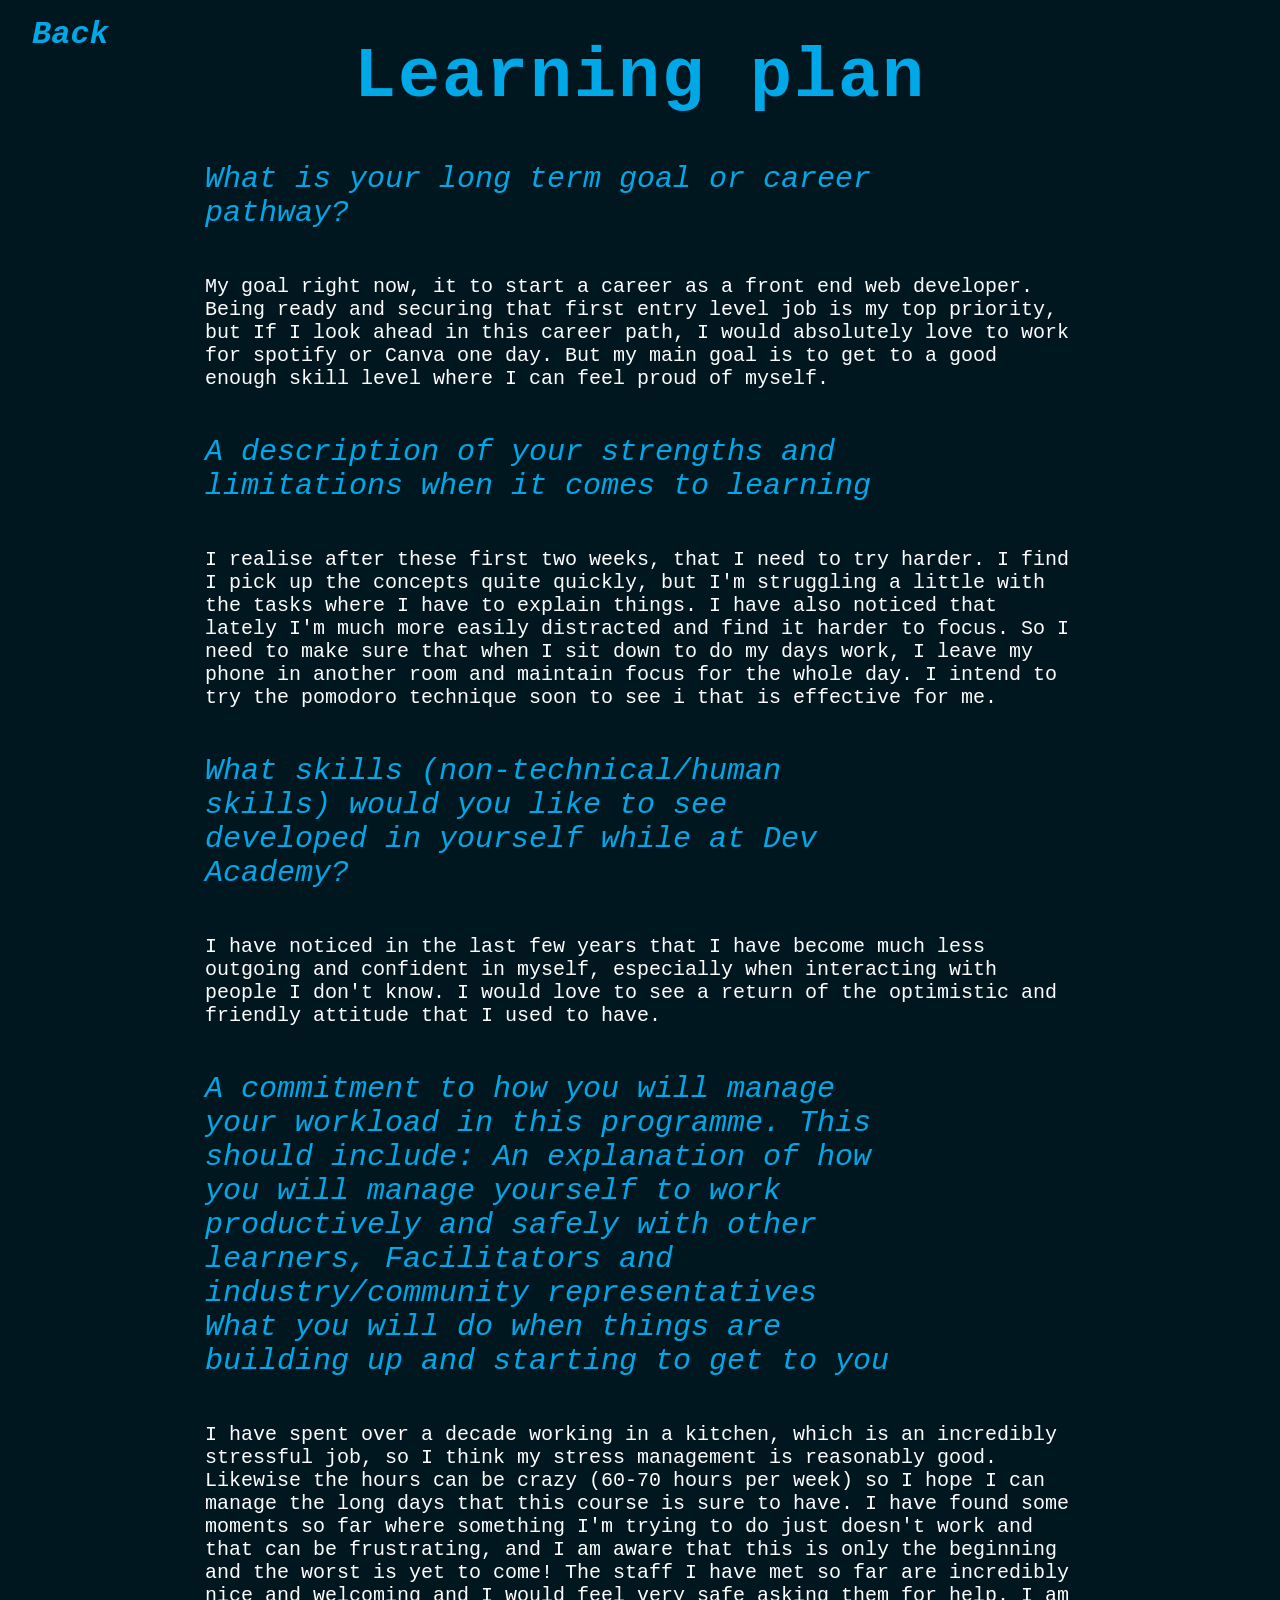
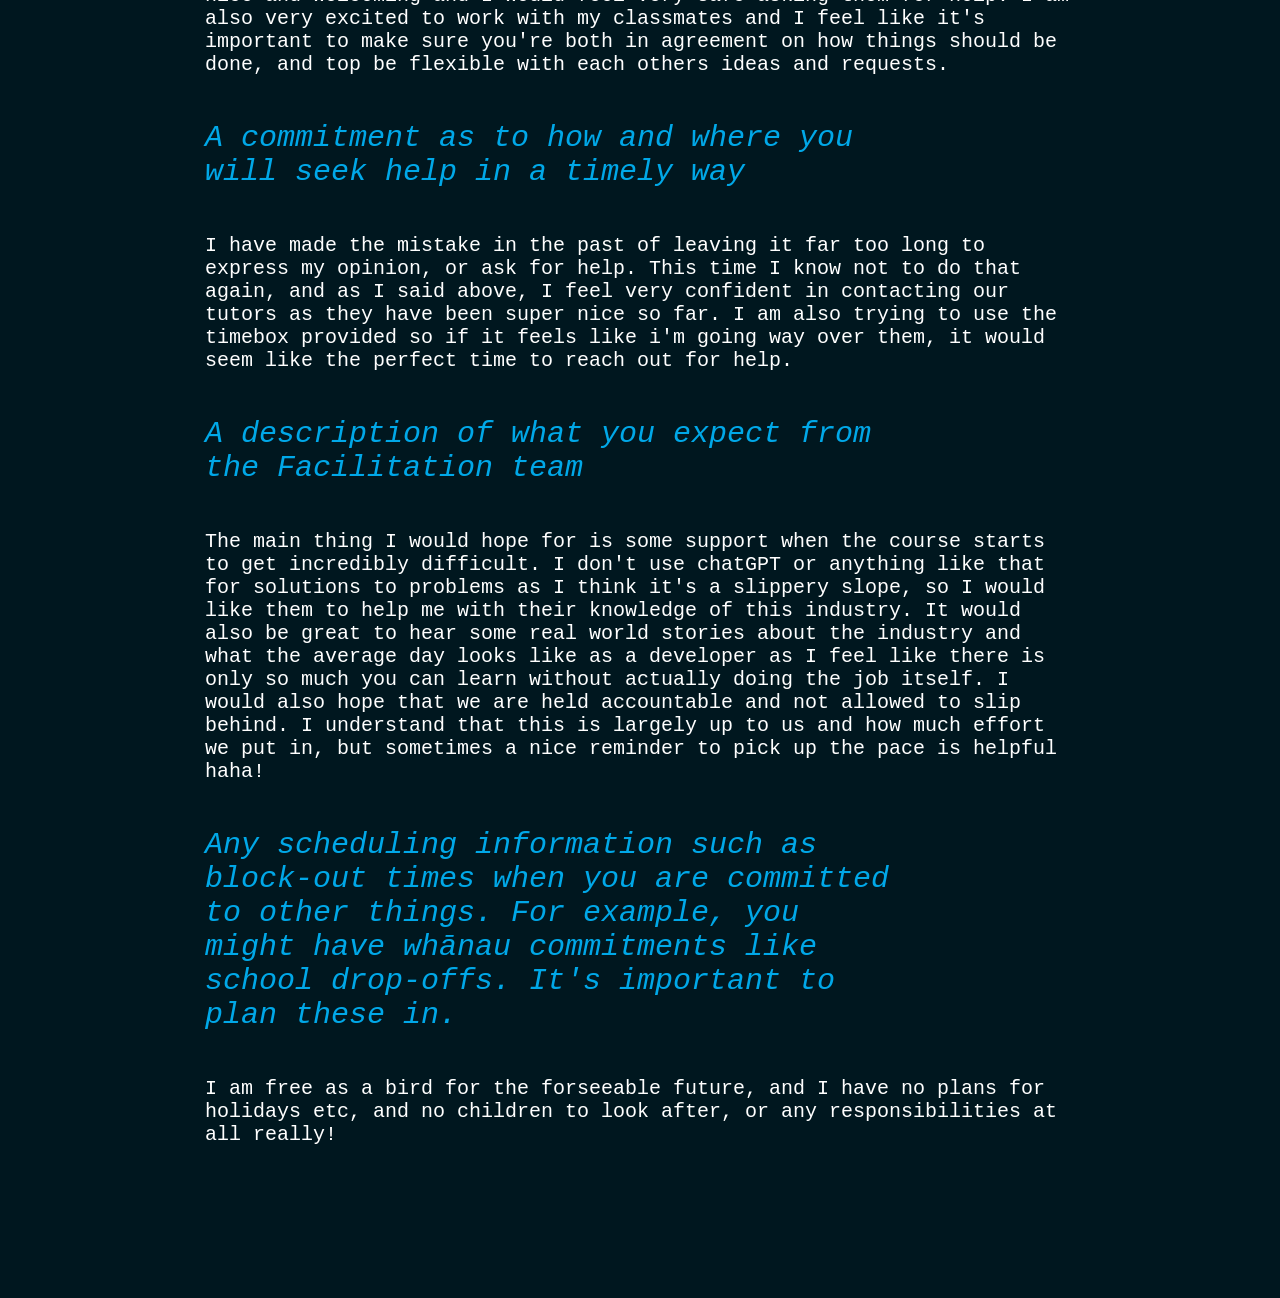
<file: blog/learning-plan.html>
<!DOCTYPE html>
<html lang="en">
  <head>
    <meta charset="UTF-8" />
    <meta name="viewport" content="width=device-width, initial-scale=1.0" />
    <link rel="stylesheet" href="../styles/main.css" />
    <link rel="preconnect" href="https://fonts.googleapis.com" />
    <link rel="preconnect" href="https://fonts.gstatic.com" crossorigin />
    <link
      href="https://fonts.googleapis.com/css2?family=Lobster&display=swap"
      rel="stylesheet" />
    <link
      href="https://fonts.googleapis.com/css2?family=Roboto:ital,wght@0,300;0,400;0,500;0,700;1,400;1,500;1,700&display=swap"
      rel="stylesheet" />
    <title>Learning plan</title>
  </head>
  <body>
    <nav>
      <div class="back">
        <a href="../index.html">Back</a>
      </div>
    </nav>
    <div class="main-flex">
      <div class="mobile-layout">
        <h1 class="heading">Learning plan</h1>
        <h3>What is your long term goal or career pathway?</h3>
        <p>
          My goal right now, it to start a career as a front end web developer.
          Being ready and securing that first entry level job is my top
          priority, but If I look ahead in this career path, I would absolutely
          love to work for spotify or Canva one day. But my main goal is to get
          to a good enough skill level where I can feel proud of myself.
        </p>
        <h3>
          A description of your strengths and limitations when it comes to
          learning
        </h3>
        <p>
          I realise after these first two weeks, that I need to try harder. I
          find I pick up the concepts quite quickly, but I'm struggling a little
          with the tasks where I have to explain things. I have also noticed
          that lately I'm much more easily distracted and find it harder to
          focus. So I need to make sure that when I sit down to do my days work,
          I leave my phone in another room and maintain focus for the whole day.
          I intend to try the pomodoro technique soon to see i that is effective
          for me.
        </p>
        <h3>
          What skills (non-technical/human skills) would you like to see
          developed in yourself while at Dev Academy?
        </h3>
        <p>
          I have noticed in the last few years that I have become much less
          outgoing and confident in myself, especially when interacting with
          people I don't know. I would love to see a return of the optimistic
          and friendly attitude that I used to have.
        </p>
        <h3>
          A commitment to how you will manage your workload in this programme.
          This should include: An explanation of how you will manage yourself to
          work productively and safely with other learners, Facilitators and
          industry/community representatives What you will do when things are
          building up and starting to get to you
        </h3>
        <p>
          I have spent over a decade working in a kitchen, which is an
          incredibly stressful job, so I think my stress management is
          reasonably good. Likewise the hours can be crazy (60-70 hours per
          week) so I hope I can manage the long days that this course is sure to
          have. I have found some moments so far where something I'm trying to
          do just doesn't work and that can be frustrating, and I am aware that
          this is only the beginning and the worst is yet to come! The staff I
          have met so far are incredibly nice and welcoming and I would feel
          very safe asking them for help. I am also very excited to work with my
          classmates and I feel like it's important to make sure you're both in
          agreement on how things should be done, and top be flexible with each
          others ideas and requests.
        </p>
        <h3>
          A commitment as to how and where you will seek help in a timely way
        </h3>
        <p>
          I have made the mistake in the past of leaving it far too long to
          express my opinion, or ask for help. This time I know not to do that
          again, and as I said above, I feel very confident in contacting our
          tutors as they have been super nice so far. I am also trying to use
          the timebox provided so if it feels like i'm going way over them, it
          would seem like the perfect time to reach out for help.
        </p>
        <h3>A description of what you expect from the Facilitation team</h3>
        <p>
          The main thing I would hope for is some support when the course starts
          to get incredibly difficult. I don't use chatGPT or anything like that
          for solutions to problems as I think it's a slippery slope, so I would
          like them to help me with their knowledge of this industry. It would
          also be great to hear some real world stories about the industry and
          what the average day looks like as a developer as I feel like there is
          only so much you can learn without actually doing the job itself. I
          would also hope that we are held accountable and not allowed to slip
          behind. I understand that this is largely up to us and how much effort
          we put in, but sometimes a nice reminder to pick up the pace is
          helpful haha!
        </p>
        <h3>
          Any scheduling information such as block-out times when you are
          committed to other things. For example, you might have whānau
          commitments like school drop-offs. It's important to plan these in.
        </h3>
        <p>
          I am free as a bird for the forseeable future, and I have no plans for
          holidays etc, and no children to look after, or any responsibilities
          at all really!
        </p>
        <p></p>
      </div>
    </div>
  </body>
</html>
</file>
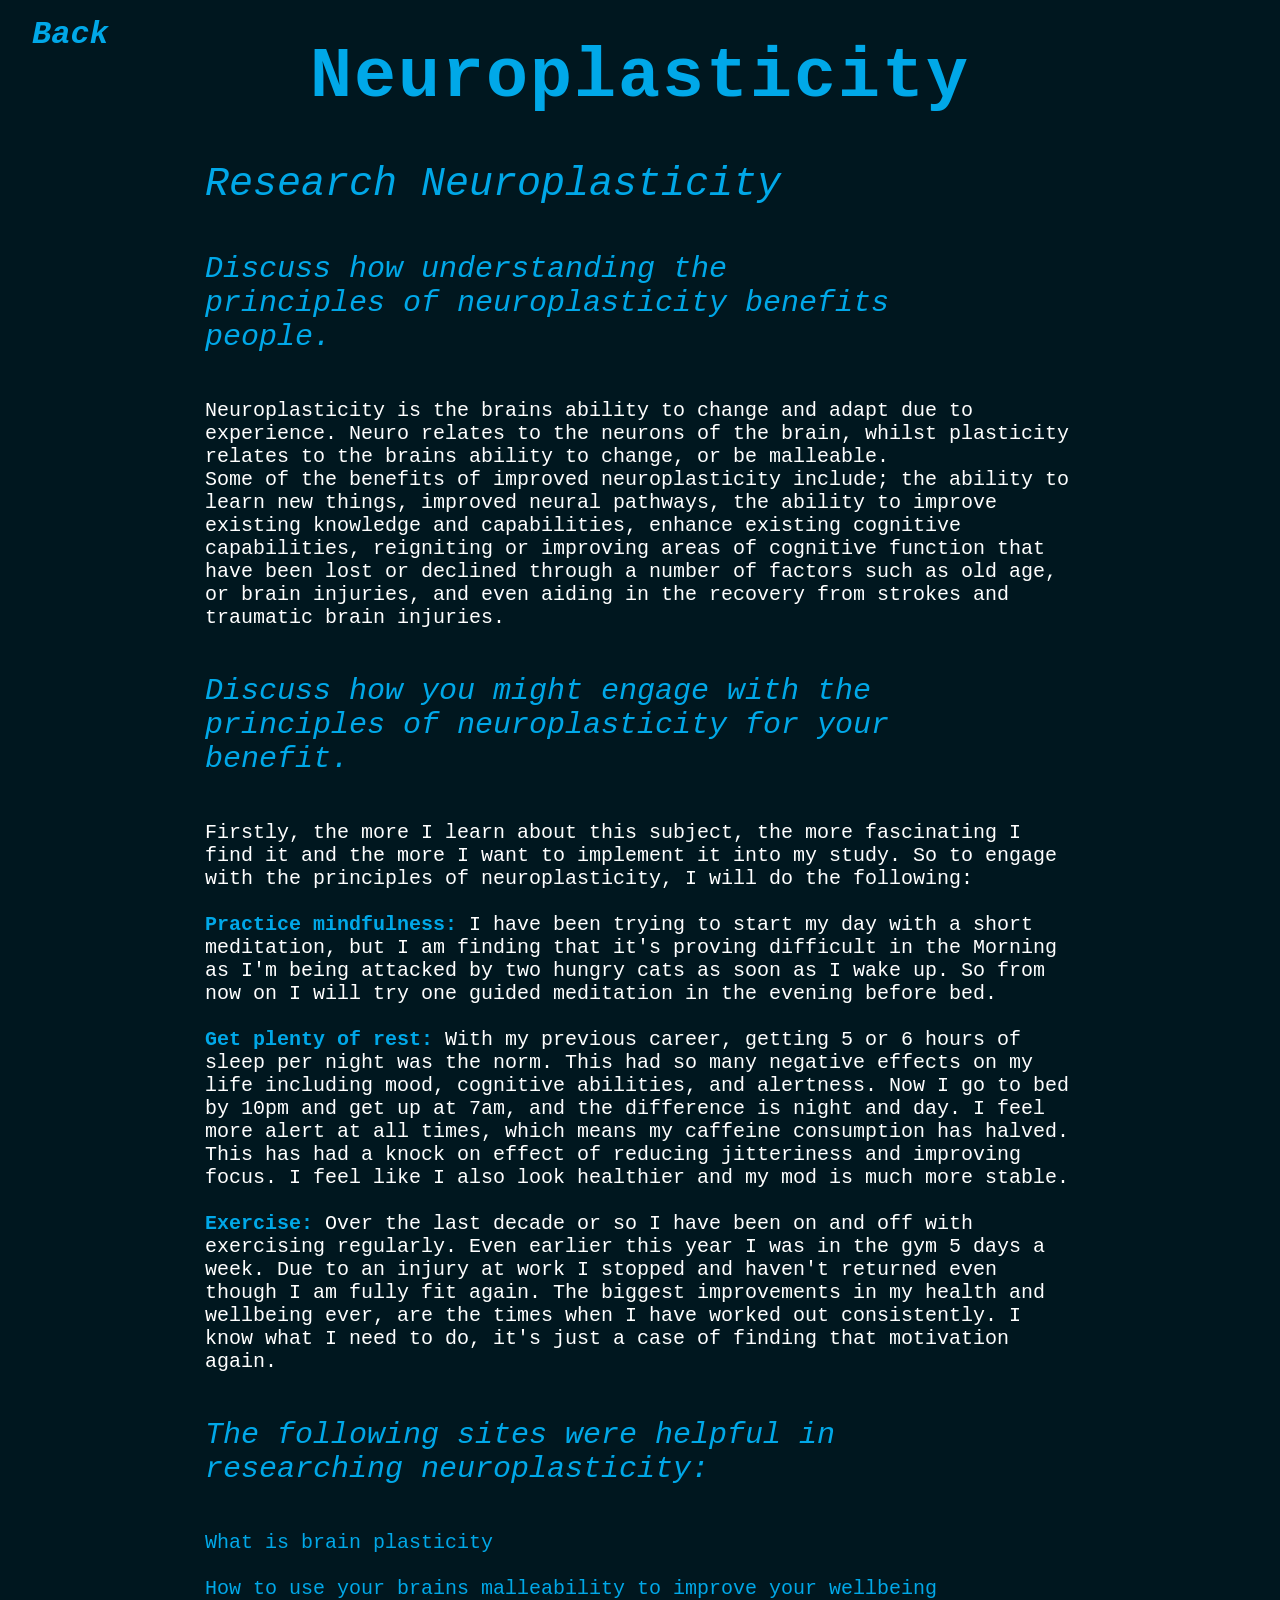
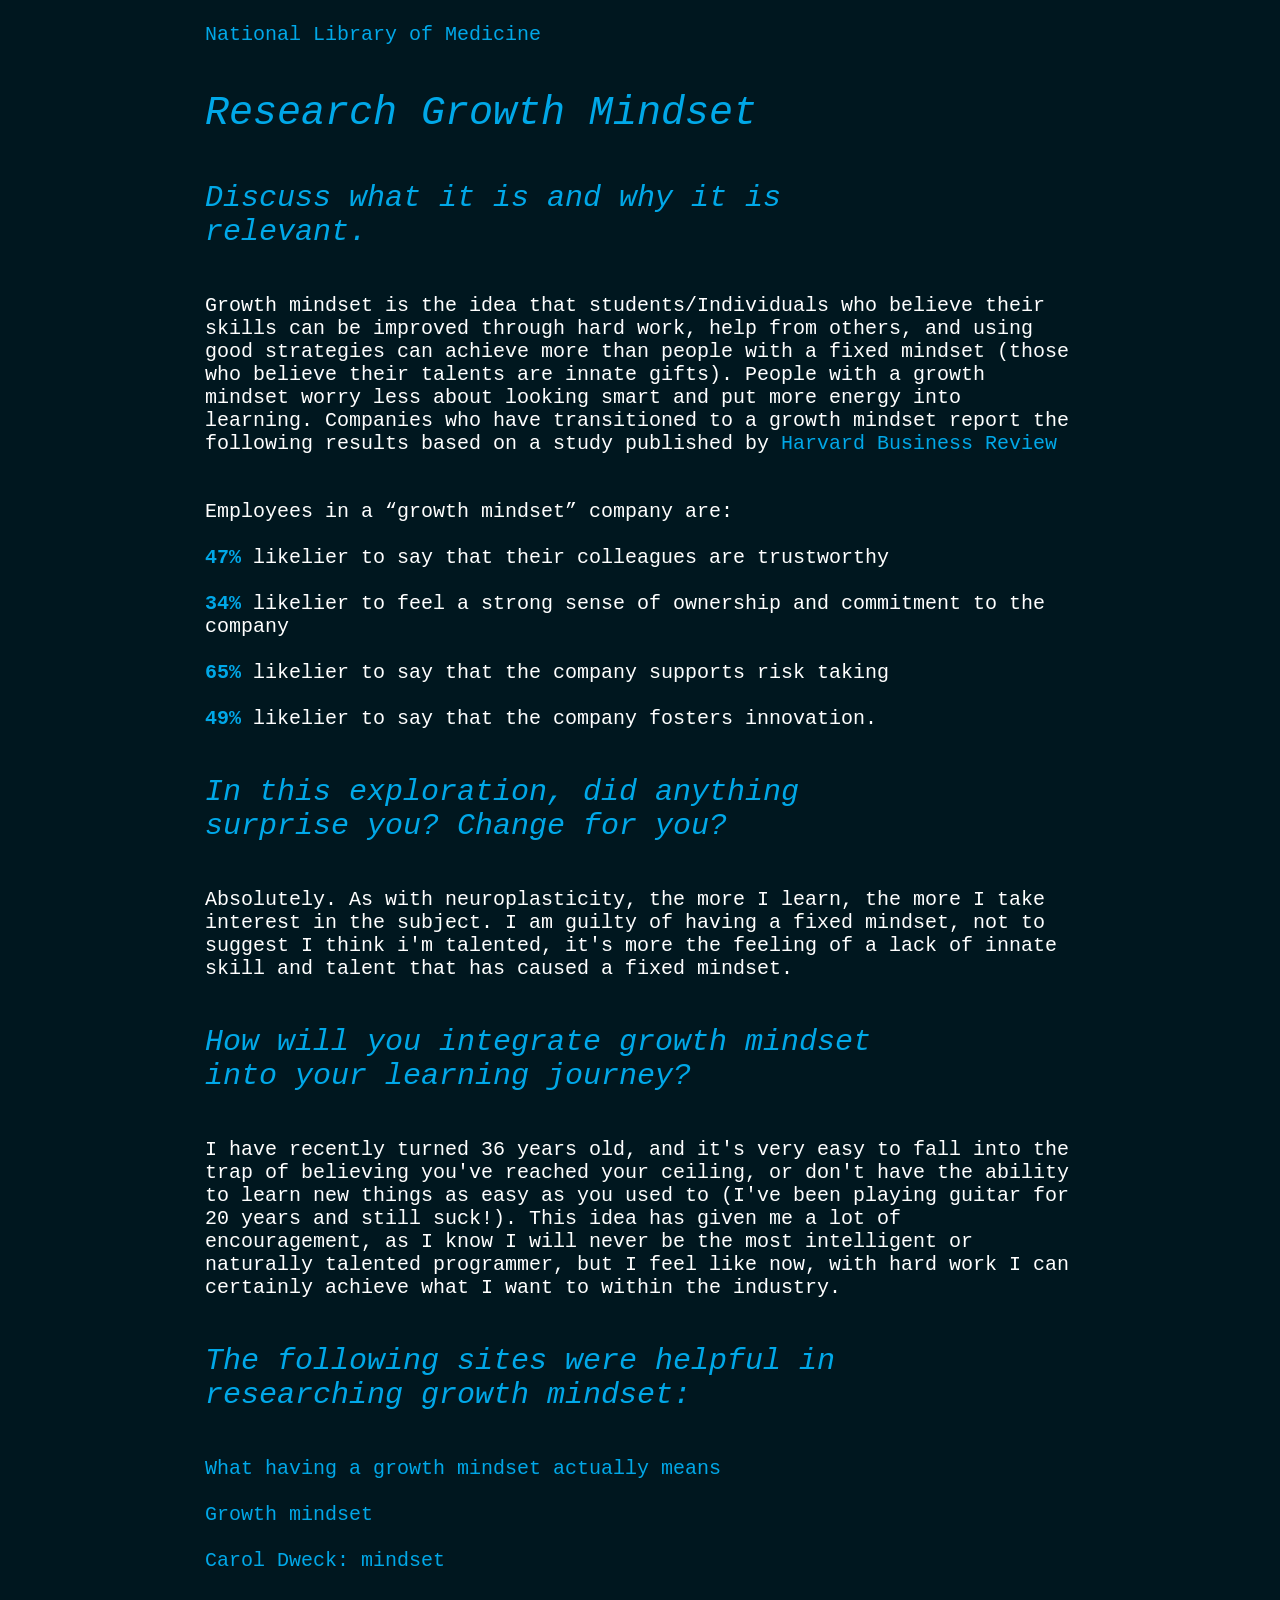
<file: blog/neuroplasticity.html>
<!DOCTYPE html>
<html lang="en">
  <head>
    <meta charset="UTF-8" />
    <meta name="viewport" content="width=device-width, initial-scale=1.0" />
    <link rel="stylesheet" href="../styles/main.css" />
    <link rel="preconnect" href="https://fonts.googleapis.com" />
    <link rel="preconnect" href="https://fonts.gstatic.com" crossorigin />
    <link
      href="https://fonts.googleapis.com/css2?family=Lobster&display=swap"
      rel="stylesheet" />
    <link
      href="https://fonts.googleapis.com/css2?family=Roboto:ital,wght@0,300;0,400;0,500;0,700;1,400;1,500;1,700&display=swap"
      rel="stylesheet" />
    <title>Neuroplasticity</title>
  </head>
  <body>
    <nav>
      <div class="back">
        <a href="../index.html">Back</a>
      </div>
    </nav>
    <div class="main-flex">
      <div class="mobile-layout">
        <h1 class="heading">Neuroplasticity</h1>
        <h2>Research Neuroplasticity</h2>
        <h3>
          Discuss how understanding the principles of neuroplasticity benefits
          people.
        </h3>
        <p>
          Neuroplasticity is the brains ability to change and adapt due to
          experience. Neuro relates to the neurons of the brain, whilst
          plasticity relates to the brains ability to change, or be
          malleable.<br />
          Some of the benefits of improved neuroplasticity include; the ability
          to learn new things, improved neural pathways, the ability to improve
          existing knowledge and capabilities, enhance existing cognitive
          capabilities, reigniting or improving areas of cognitive function that
          have been lost or declined through a number of factors such as old
          age, or brain injuries, and even aiding in the recovery from strokes
          and traumatic brain injuries.
        </p>
        <h3>
          Discuss how you might engage with the principles of neuroplasticity
          for your benefit.
        </h3>
        <p>
          Firstly, the more I learn about this subject, the more fascinating I
          find it and the more I want to implement it into my study. So to
          engage with the principles of neuroplasticity, I will do the
          following:<br /><br />
          <b>Practice mindfulness:</b> I have been trying to start my day with a
          short meditation, but I am finding that it's proving difficult in the
          Morning as I'm being attacked by two hungry cats as soon as I wake up.
          So from now on I will try one guided meditation in the evening before
          bed.<br /><br />
          <b>Get plenty of rest:</b> With my previous career, getting 5 or 6
          hours of sleep per night was the norm. This had so many negative
          effects on my life including mood, cognitive abilities, and alertness.
          Now I go to bed by 10pm and get up at 7am, and the difference is night
          and day. I feel more alert at all times, which means my caffeine
          consumption has halved. This has had a knock on effect of reducing
          jitteriness and improving focus. I feel like I also look healthier and
          my mod is much more stable.<br /><br />
          <b>Exercise:</b> Over the last decade or so I have been on and off
          with exercising regularly. Even earlier this year I was in the gym 5
          days a week. Due to an injury at work I stopped and haven't returned
          even though I am fully fit again. The biggest improvements in my
          health and wellbeing ever, are the times when I have worked out
          consistently. I know what I need to do, it's just a case of finding
          that motivation again.
        </p>
        <h3>
          The following sites were helpful in researching neuroplasticity:
        </h3>
        <p>
          <a
            href="https://www.verywellmind.com/what-is-brain-plasticity-2794886#toc-how-to-improve-neuroplasticity"
            target="_blank"
            >What is brain plasticity</a
          ><br /><br />
          <a
            href="https://accelerate.uofuhealth.utah.edu/resilience/neuroplasticity-how-to-use-your-brain-s-malleability-to-improve-your-well-being"
            target="_blank"
            >How to use your brains malleability to improve your wellbeing</a
          ><br /><br />
          <a
            href="https://www.ncbi.nlm.nih.gov/books/NBK557811/"
            target="_blank">
            National Library of Medicine</a
          >
        </p>
        <h2>Research Growth Mindset</h2>
        <h3>Discuss what it is and why it is relevant.</h3>
        <p>
          Growth mindset is the idea that students/Individuals who believe their
          skills can be improved through hard work, help from others, and using
          good strategies can achieve more than people with a fixed mindset
          (those who believe their talents are innate gifts). People with a
          growth mindset worry less about looking smart and put more energy into
          learning. Companies who have transitioned to a growth mindset report
          the following results based on a study published by
          <a
            href="https://hbr.org/2014/11/how-companies-can-profit-from-a-growth-mindset"
            >Harvard Business Review</a
          >
        </p>
        <p>
          Employees in a “growth mindset” company are:<br /><br /><b>47%</b>
          likelier to say that their colleagues are trustworthy<br /><br />
          <b>34%</b> likelier to feel a strong sense of ownership and commitment
          to the company<br /><br />
          <b>65%</b> likelier to say that the company supports risk taking<br /><br />
          <b>49%</b> likelier to say that the company fosters innovation.
        </p>
        <h3>In this exploration, did anything surprise you? Change for you?</h3>
        <p>
          Absolutely. As with neuroplasticity, the more I learn, the more I take
          interest in the subject. I am guilty of having a fixed mindset, not to
          suggest I think i'm talented, it's more the feeling of a lack of
          innate skill and talent that has caused a fixed mindset.
        </p>
        <h3>
          How will you integrate growth mindset into your learning journey?
        </h3>
        <p>
          I have recently turned 36 years old, and it's very easy to fall into
          the trap of believing you've reached your ceiling, or don't have the
          ability to learn new things as easy as you used to (I've been playing
          guitar for 20 years and still suck!). This idea has given me a lot of
          encouragement, as I know I will never be the most intelligent or
          naturally talented programmer, but I feel like now, with hard work I
          can certainly achieve what I want to within the industry.
        </p>
        <h3>The following sites were helpful in researching growth mindset:</h3>
        <p>
          <a
            href="https://hbr.org/2016/01/what-having-a-growth-mindset-actually-means"
            target="_blank"
            >What having a growth mindset actually means</a
          ><br /><br />
          <a
            href="https://www.psychologytoday.com/nz/basics/growth-mindset"
            target="_blank"
            >Growth mindset</a
          ><br /><br />
          <a href="https://fs.blog/carol-dweck-mindset/" target="_blank"
            >Carol Dweck: mindset</a
          >
        </p>
        <p></p>
      </div>
    </div>
  </body>
</html>
</file>
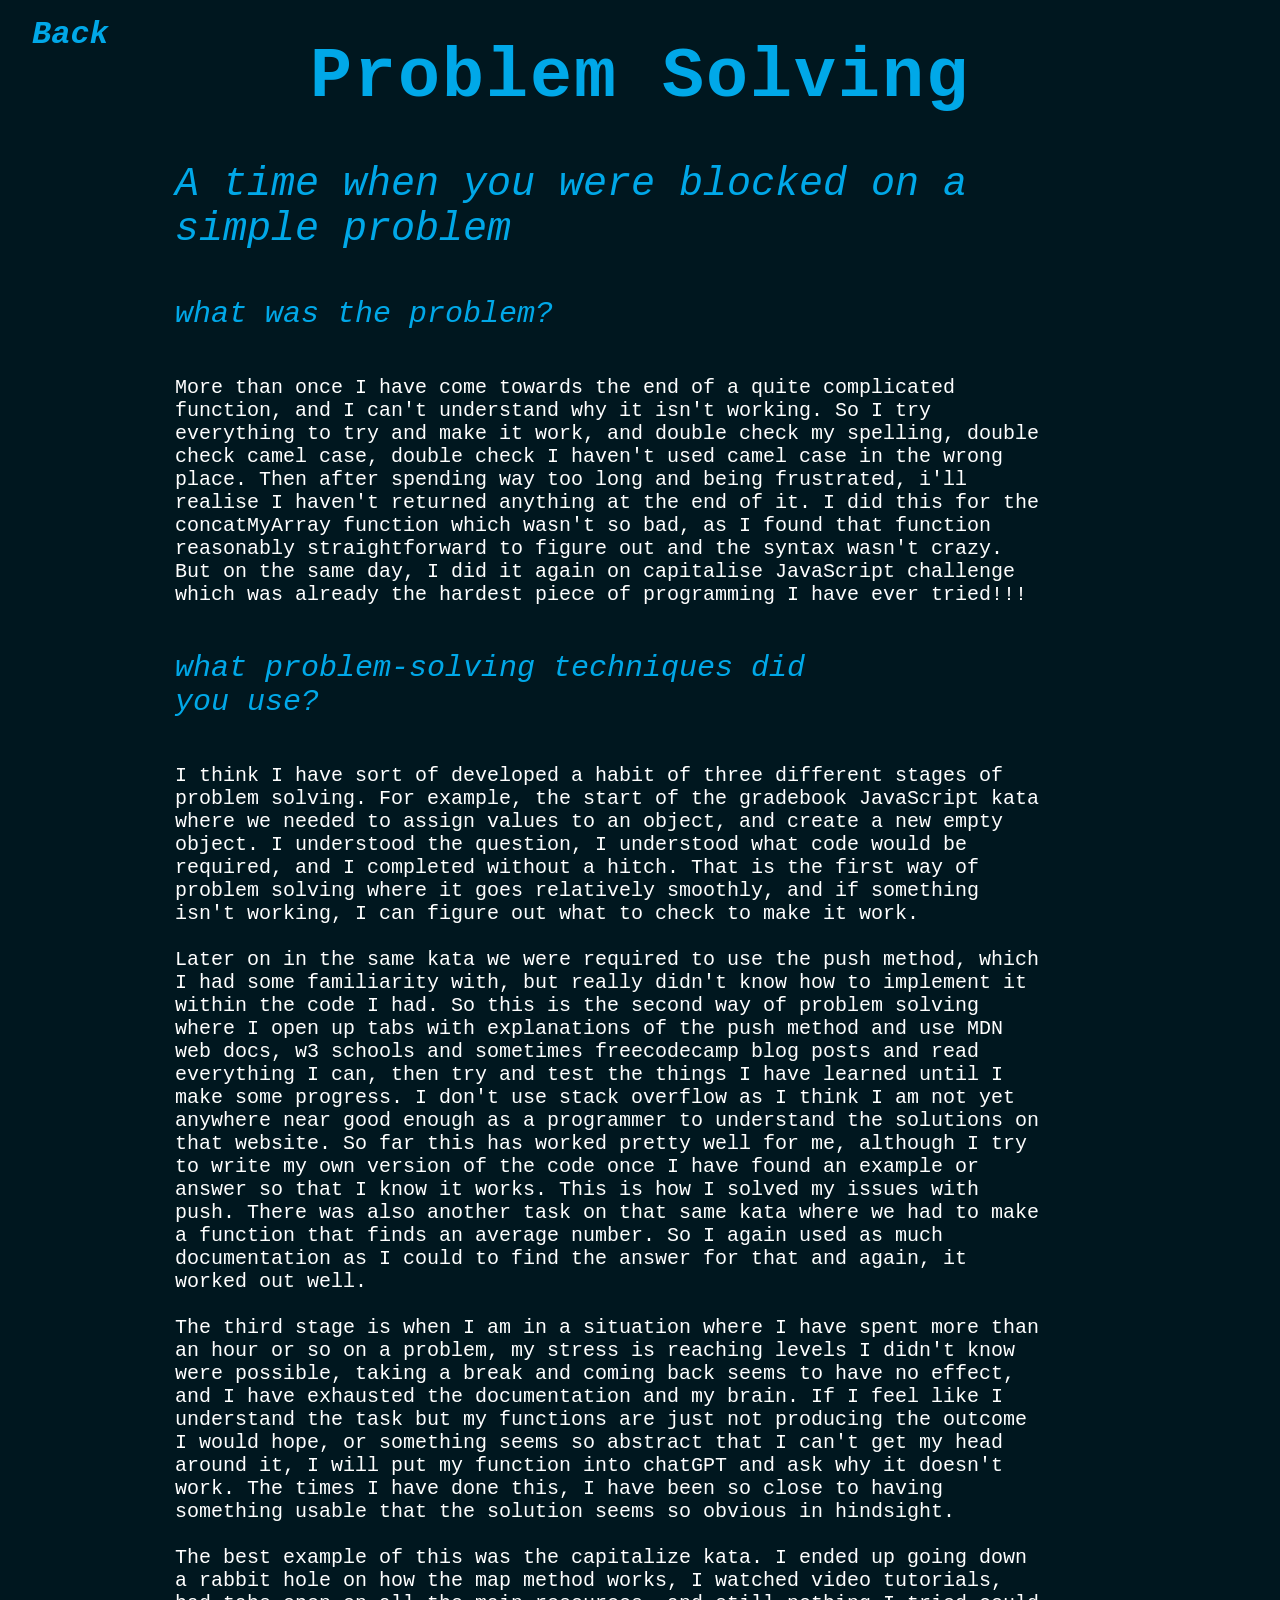
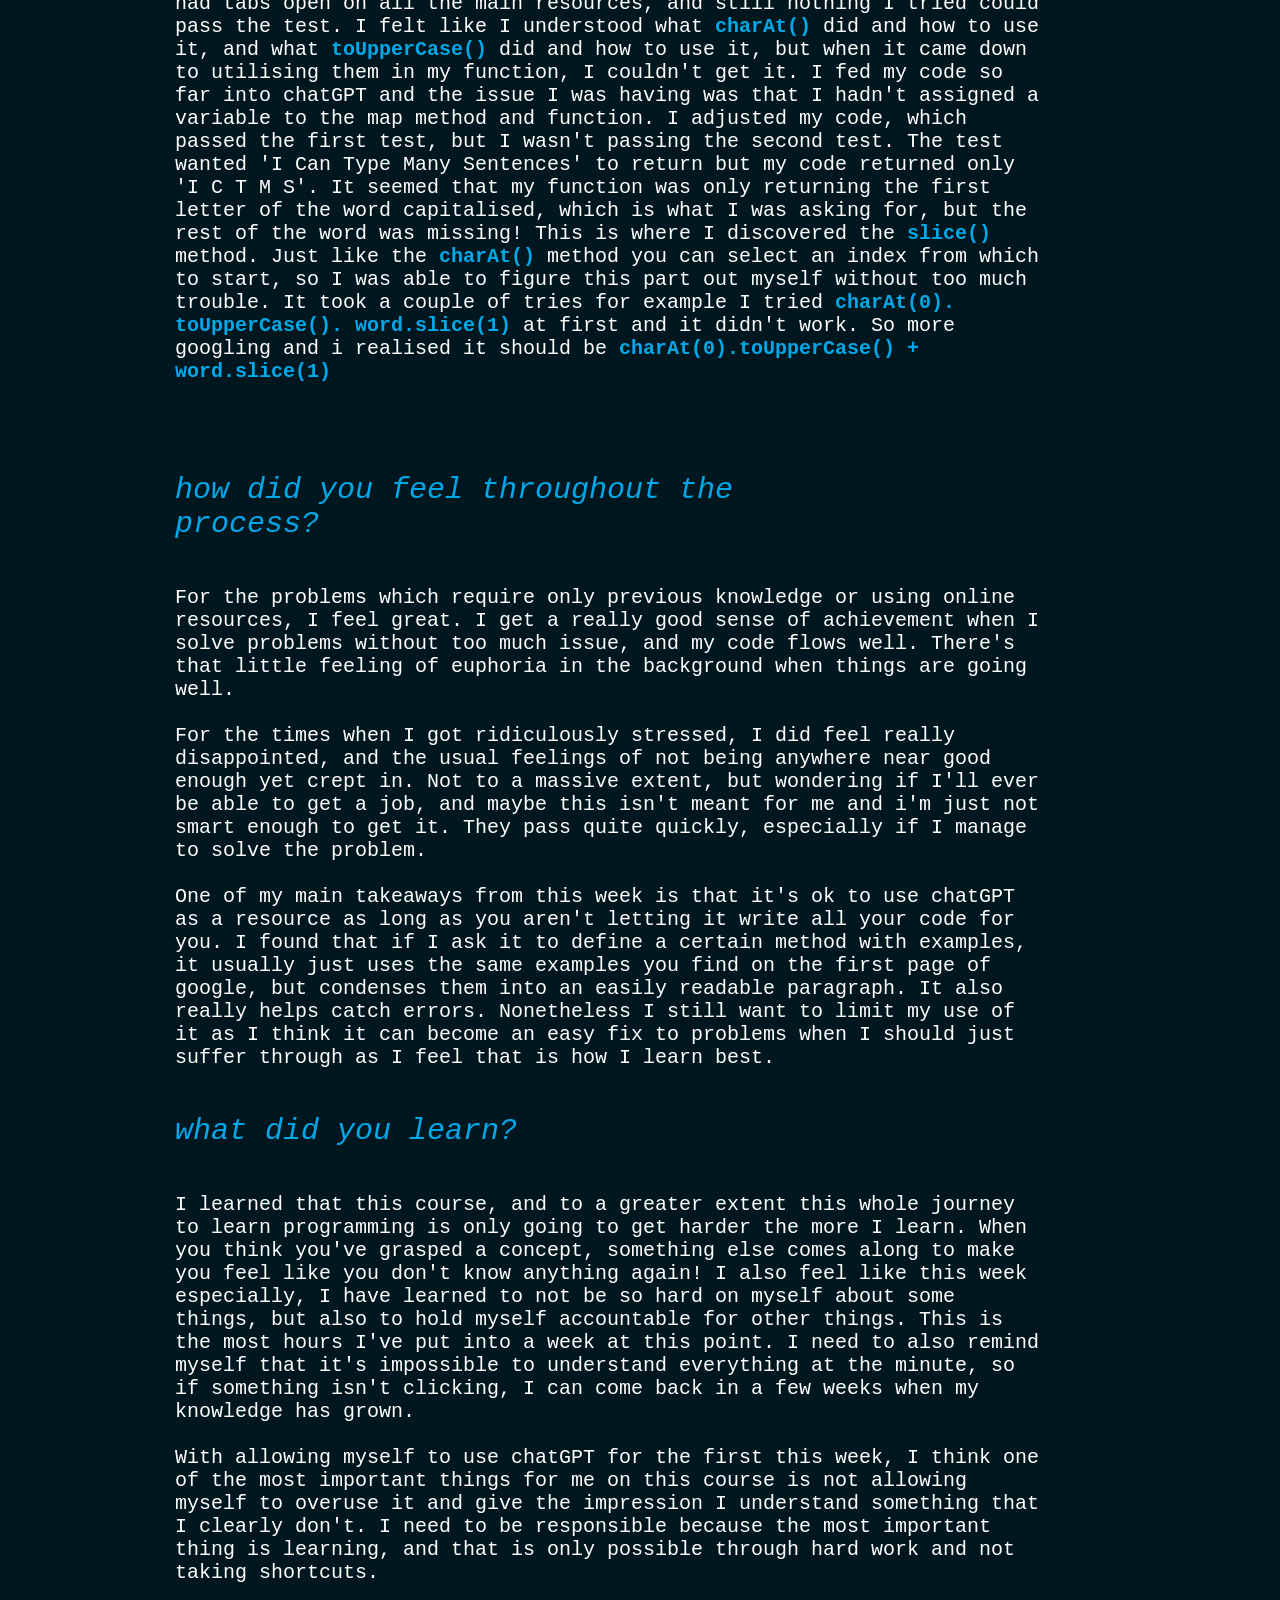
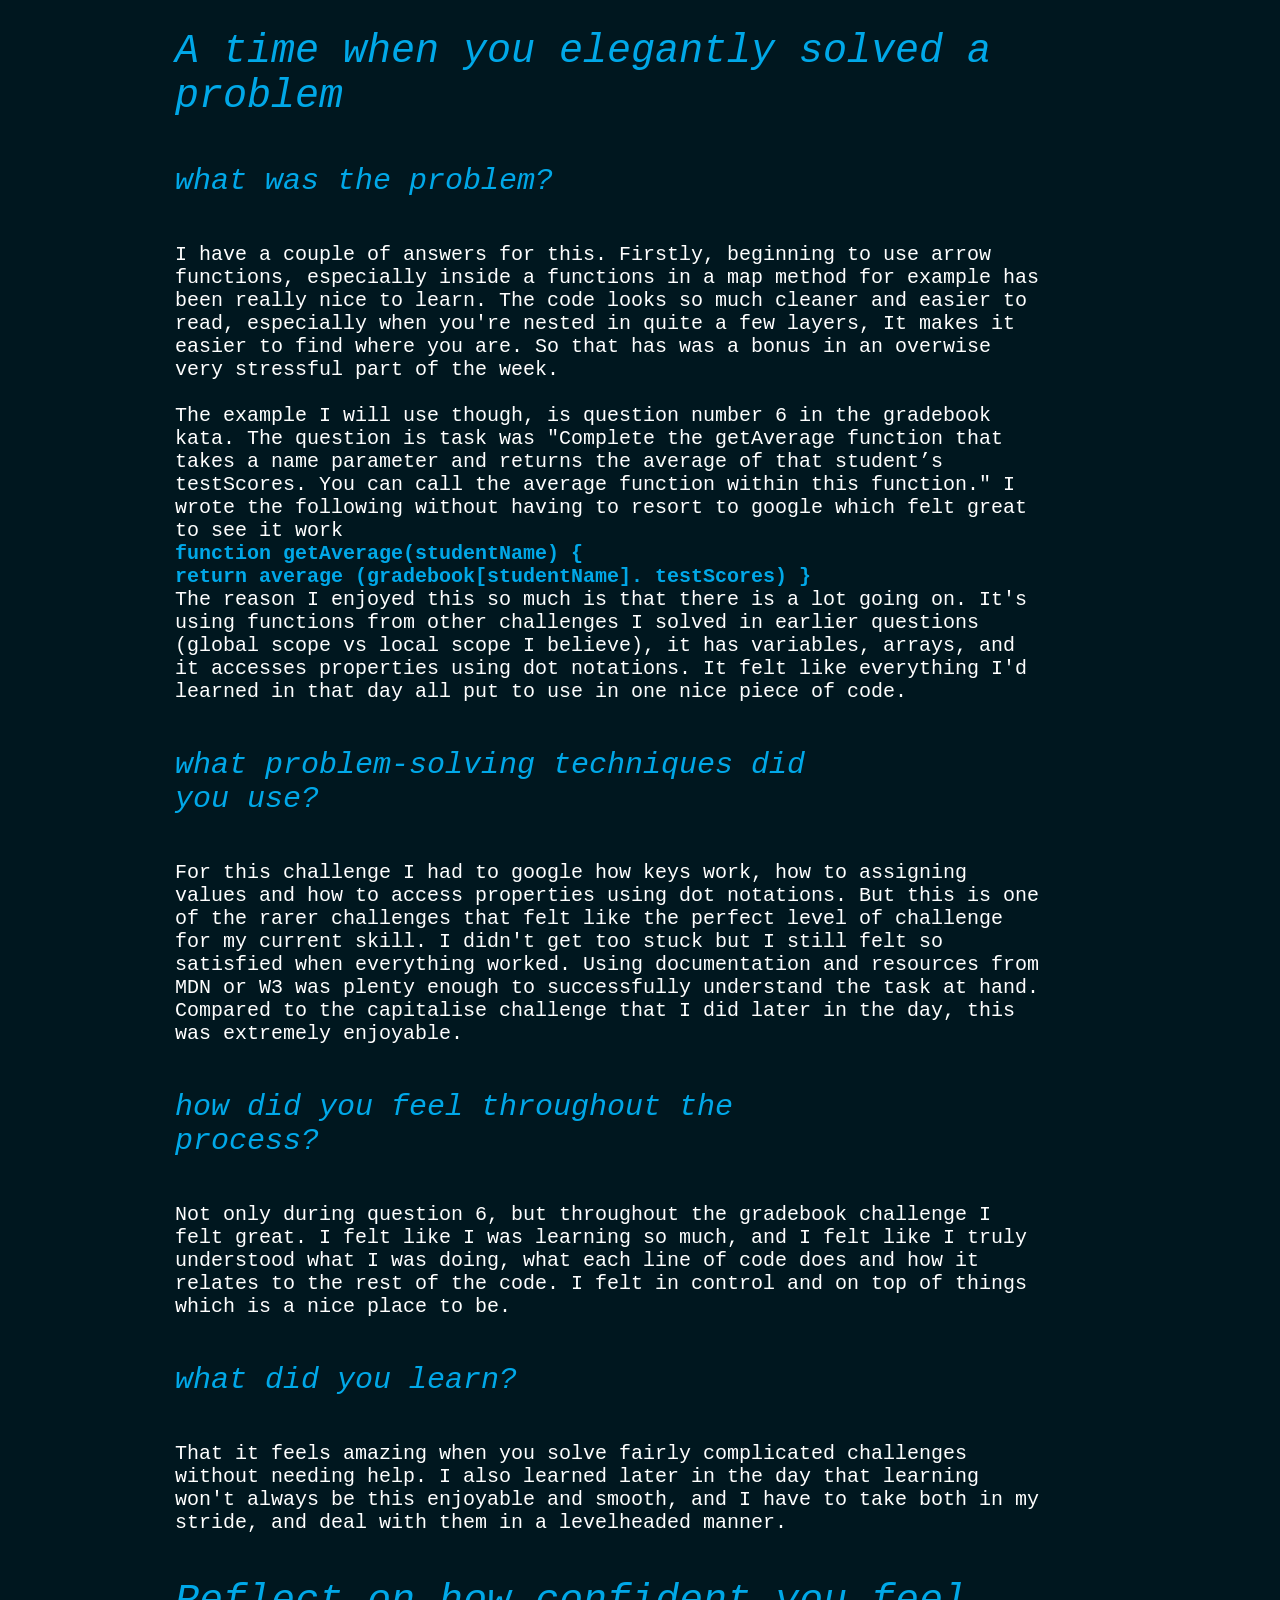
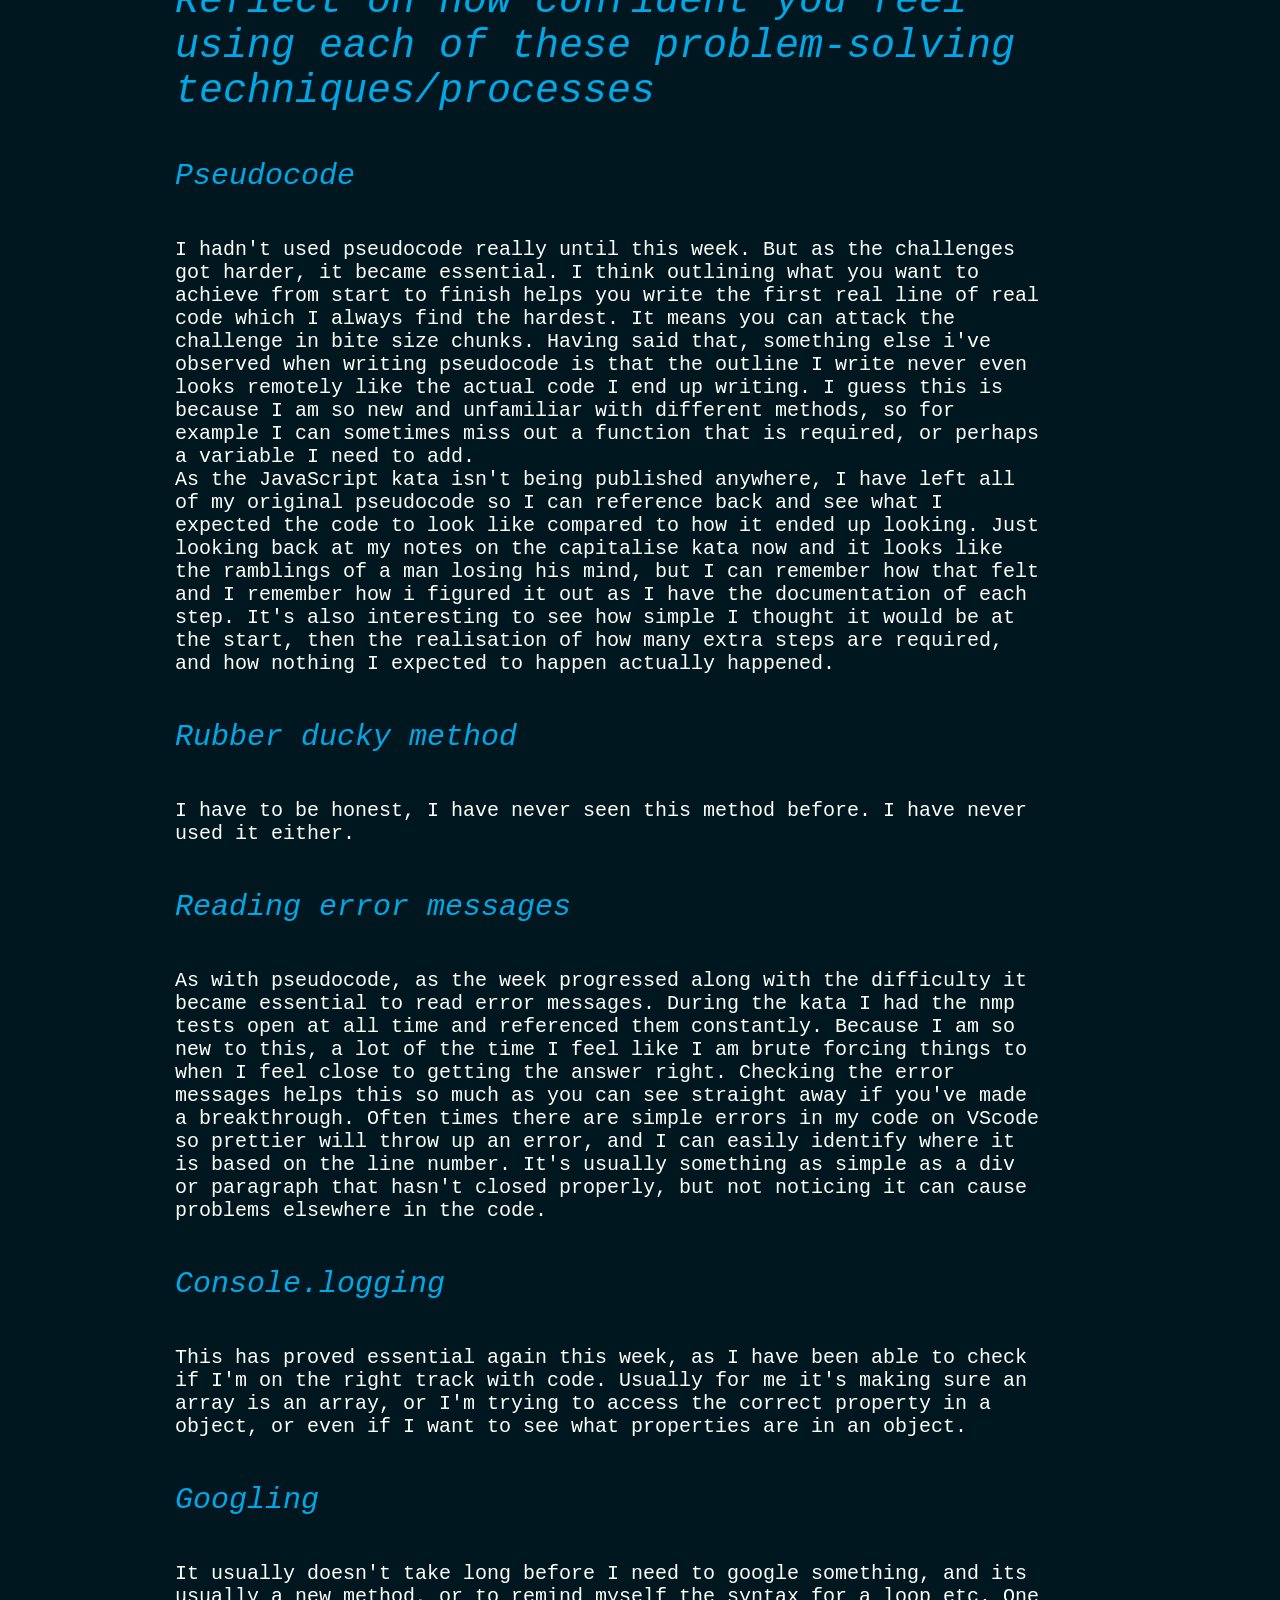
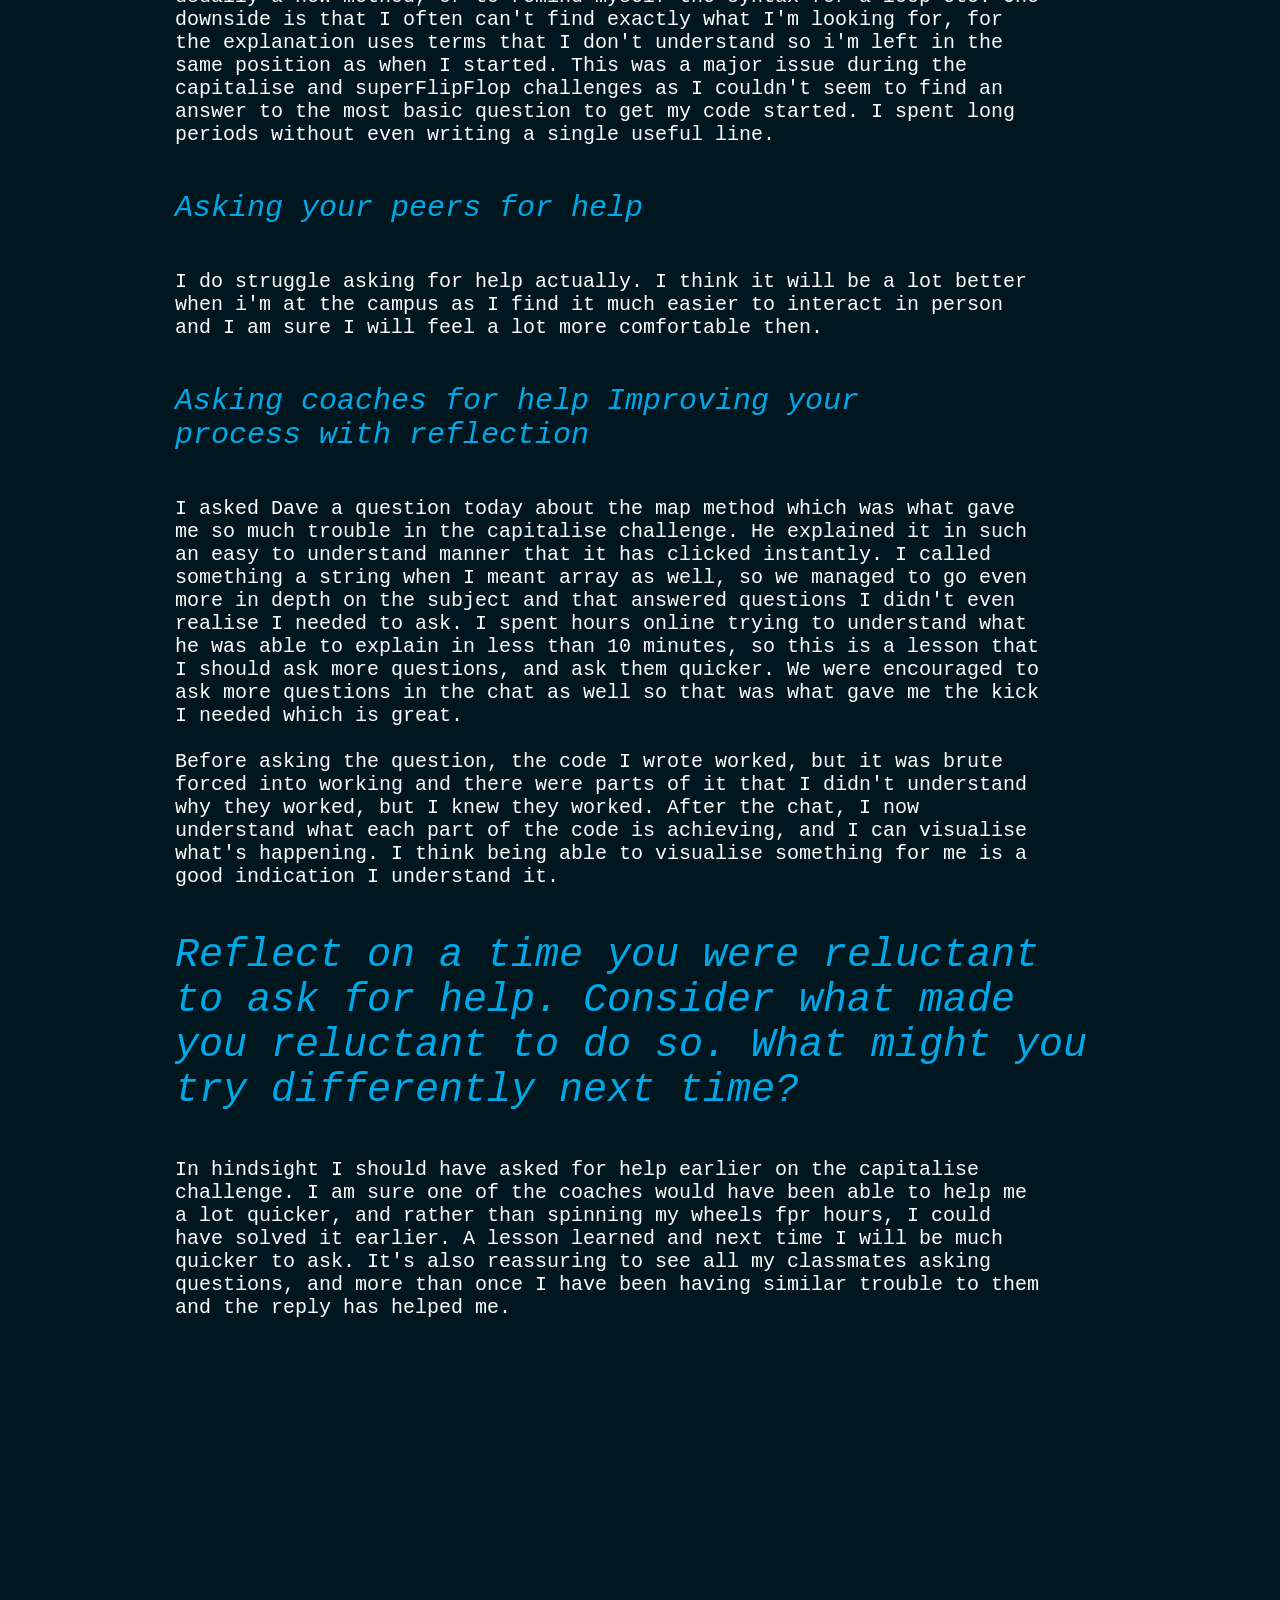
<file: blog/problem-solving.html>
<!DOCTYPE html>
<html lang="en">
  <head>
    <meta charset="UTF-8" />
    <meta name="viewport" content="width=device-width, initial-scale=1.0" />
    <link rel="stylesheet" href="../styles/main.css" />
    <link rel="preconnect" href="https://fonts.googleapis.com" />
    <link rel="preconnect" href="https://fonts.gstatic.com" crossorigin />
    <link
      href="https://fonts.googleapis.com/css2?family=Lobster&display=swap"
      rel="stylesheet" />
    <link
      href="https://fonts.googleapis.com/css2?family=Roboto:ital,wght@0,300;0,400;0,500;0,700;1,400;1,500;1,700&display=swap"
      rel="stylesheet" />
    <title>Problem Solving</title>
  </head>
  <body>
    <nav>
      <div class="back">
        <a href="../index.html">Back</a>
      </div>
    </nav>
    <div class="main-flex">
      <div class="mobile-layout">
        <h1 class="heading">Problem Solving</h1>
        <h2>A time when you were blocked on a simple problem</h2>
        <h3>what was the problem?</h3>
        <p>
          More than once I have come towards the end of a quite complicated
          function, and I can't understand why it isn't working. So I try
          everything to try and make it work, and double check my spelling,
          double check camel case, double check I haven't used camel case in the
          wrong place. Then after spending way too long and being frustrated,
          i'll realise I haven't returned anything at the end of it. I did this
          for the concatMyArray function which wasn't so bad, as I found that
          function reasonably straightforward to figure out and the syntax
          wasn't crazy. But on the same day, I did it again on capitalise
          JavaScript challenge which was already the hardest piece of
          programming I have ever tried!!!
        </p>
        <h3>what problem-solving techniques did you use?</h3>
        <p>
          I think I have sort of developed a habit of three different stages of
          problem solving. For example, the start of the gradebook JavaScript
          kata where we needed to assign values to an object, and create a new
          empty object. I understood the question, I understood what code would
          be required, and I completed without a hitch. That is the first way of
          problem solving where it goes relatively smoothly, and if something
          isn't working, I can figure out what to check to make it work.<br /><br />
          Later on in the same kata we were required to use the push method,
          which I had some familiarity with, but really didn't know how to
          implement it within the code I had. So this is the second way of
          problem solving where I open up tabs with explanations of the push
          method and use MDN web docs, w3 schools and sometimes freecodecamp
          blog posts and read everything I can, then try and test the things I
          have learned until I make some progress. I don't use stack overflow as
          I think I am not yet anywhere near good enough as a programmer to
          understand the solutions on that website. So far this has worked
          pretty well for me, although I try to write my own version of the code
          once I have found an example or answer so that I know it works. This
          is how I solved my issues with push. There was also another task on
          that same kata where we had to make a function that finds an average
          number. So I again used as much documentation as I could to find the
          answer for that and again, it worked out well.<br /><br />
          The third stage is when I am in a situation where I have spent more
          than an hour or so on a problem, my stress is reaching levels I didn't
          know were possible, taking a break and coming back seems to have no
          effect, and I have exhausted the documentation and my brain. If I feel
          like I understand the task but my functions are just not producing the
          outcome I would hope, or something seems so abstract that I can't get
          my head around it, I will put my function into chatGPT and ask why it
          doesn't work. The times I have done this, I have been so close to
          having something usable that the solution seems so obvious in
          hindsight.<br /><br />
          The best example of this was the capitalize kata. I ended up going
          down a rabbit hole on how the map method works, I watched video
          tutorials, had tabs open on all the main resources, and still nothing
          I tried could pass the test. I felt like I understood what
          <b>charAt()</b> did and how to use it, and what
          <b>toUpperCase()</b> did and how to use it, but when it came down to
          utilising them in my function, I couldn't get it. I fed my code so far
          into chatGPT and the issue I was having was that I hadn't assigned a
          variable to the map method and function. I adjusted my code, which
          passed the first test, but I wasn't passing the second test. The test
          wanted 'I Can Type Many Sentences' to return but my code returned only
          'I C T M S'. It seemed that my function was only returning the first
          letter of the word capitalised, which is what I was asking for, but
          the rest of the word was missing! This is where I discovered the
          <b>slice()</b> method. Just like the <b>charAt()</b> method you can
          select an index from which to start, so I was able to figure this part
          out myself without too much trouble. It took a couple of tries for
          example I tried <b>charAt(0). toUpperCase(). word.slice(1)</b> at
          first and it didn't work. So more googling and i realised it should be
          <b>charAt(0).toUpperCase() + word.slice(1)</b>
        </p>
        <p></p>
        <h3>how did you feel throughout the process?</h3>
        <p>
          For the problems which require only previous knowledge or using online
          resources, I feel great. I get a really good sense of achievement when
          I solve problems without too much issue, and my code flows well.
          There's that little feeling of euphoria in the background when things
          are going well.<br /><br />
          For the times when I got ridiculously stressed, I did feel really
          disappointed, and the usual feelings of not being anywhere near good
          enough yet crept in. Not to a massive extent, but wondering if I'll
          ever be able to get a job, and maybe this isn't meant for me and i'm
          just not smart enough to get it. They pass quite quickly, especially
          if I manage to solve the problem.<br /><br />
          One of my main takeaways from this week is that it's ok to use chatGPT
          as a resource as long as you aren't letting it write all your code for
          you. I found that if I ask it to define a certain method with
          examples, it usually just uses the same examples you find on the first
          page of google, but condenses them into an easily readable paragraph.
          It also really helps catch errors. Nonetheless I still want to limit
          my use of it as I think it can become an easy fix to problems when I
          should just suffer through as I feel that is how I learn best.
        </p>
        <h3>what did you learn?</h3>
        <p>
          I learned that this course, and to a greater extent this whole journey
          to learn programming is only going to get harder the more I learn.
          When you think you've grasped a concept, something else comes along to
          make you feel like you don't know anything again! I also feel like
          this week especially, I have learned to not be so hard on myself about
          some things, but also to hold myself accountable for other things.
          This is the most hours I've put into a week at this point. I need to
          also remind myself that it's impossible to understand everything at
          the minute, so if something isn't clicking, I can come back in a few
          weeks when my knowledge has grown.<br /><br />
          With allowing myself to use chatGPT for the first this week, I think
          one of the most important things for me on this course is not allowing
          myself to overuse it and give the impression I understand something
          that I clearly don't. I need to be responsible because the most
          important thing is learning, and that is only possible through hard
          work and not taking shortcuts.
        </p>
        <h2>A time when you elegantly solved a problem</h2>
        <h3>what was the problem?</h3>
        <p>
          I have a couple of answers for this. Firstly, beginning to use arrow
          functions, especially inside a functions in a map method for example
          has been really nice to learn. The code looks so much cleaner and
          easier to read, especially when you're nested in quite a few layers,
          It makes it easier to find where you are. So that has was a bonus in
          an overwise very stressful part of the week.<br /><br />
          The example I will use though, is question number 6 in the gradebook
          kata. The question is task was "Complete the getAverage function that
          takes a name parameter and returns the average of that student’s
          testScores. You can call the average function within this function." I
          wrote the following without having to resort to google which felt
          great to see it work<br />
          <b
            >function getAverage(studentName) { <br />return average
            (gradebook[studentName]. testScores) }</b
          ><br />
          The reason I enjoyed this so much is that there is a lot going on.
          It's using functions from other challenges I solved in earlier
          questions (global scope vs local scope I believe), it has variables,
          arrays, and it accesses properties using dot notations. It felt like
          everything I'd learned in that day all put to use in one nice piece of
          code.
        </p>
        <h3>what problem-solving techniques did you use?</h3>
        <p>
          For this challenge I had to google how keys work, how to assigning
          values and how to access properties using dot notations. But this is
          one of the rarer challenges that felt like the perfect level of
          challenge for my current skill. I didn't get too stuck but I still
          felt so satisfied when everything worked. Using documentation and
          resources from MDN or W3 was plenty enough to successfully understand
          the task at hand. Compared to the capitalise challenge that I did
          later in the day, this was extremely enjoyable.
        </p>
        <h3>how did you feel throughout the process?</h3>
        <p>
          Not only during question 6, but throughout the gradebook challenge I
          felt great. I felt like I was learning so much, and I felt like I
          truly understood what I was doing, what each line of code does and how
          it relates to the rest of the code. I felt in control and on top of
          things which is a nice place to be.
        </p>
        <h3>what did you learn?</h3>
        <p>
          That it feels amazing when you solve fairly complicated challenges
          without needing help. I also learned later in the day that learning
          won't always be this enjoyable and smooth, and I have to take both in
          my stride, and deal with them in a levelheaded manner.
        </p>
        <h2>
          Reflect on how confident you feel using each of these problem-solving
          techniques/processes
        </h2>
        <h3>Pseudocode</h3>
        <p>
          I hadn't used pseudocode really until this week. But as the challenges
          got harder, it became essential. I think outlining what you want to
          achieve from start to finish helps you write the first real line of
          real code which I always find the hardest. It means you can attack the
          challenge in bite size chunks. Having said that, something else i've
          observed when writing pseudocode is that the outline I write never
          even looks remotely like the actual code I end up writing. I guess
          this is because I am so new and unfamiliar with different methods, so
          for example I can sometimes miss out a function that is required, or
          perhaps a variable I need to add.<br />
          As the JavaScript kata isn't being published anywhere, I have left all
          of my original pseudocode so I can reference back and see what I
          expected the code to look like compared to how it ended up looking.
          Just looking back at my notes on the capitalise kata now and it looks
          like the ramblings of a man losing his mind, but I can remember how
          that felt and I remember how i figured it out as I have the
          documentation of each step. It's also interesting to see how simple I
          thought it would be at the start, then the realisation of how many
          extra steps are required, and how nothing I expected to happen
          actually happened.
        </p>
        <h3>Rubber ducky method</h3>
        <p>
          I have to be honest, I have never seen this method before. I have
          never used it either.
        </p>
        <h3>Reading error messages</h3>
        <p>
          As with pseudocode, as the week progressed along with the difficulty
          it became essential to read error messages. During the kata I had the
          nmp tests open at all time and referenced them constantly. Because I
          am so new to this, a lot of the time I feel like I am brute forcing
          things to when I feel close to getting the answer right. Checking the
          error messages helps this so much as you can see straight away if
          you've made a breakthrough. Often times there are simple errors in my
          code on VScode so prettier will throw up an error, and I can easily
          identify where it is based on the line number. It's usually something
          as simple as a div or paragraph that hasn't closed properly, but not
          noticing it can cause problems elsewhere in the code.
        </p>
        <h3>Console.logging</h3>
        <p>
          This has proved essential again this week, as I have been able to
          check if I'm on the right track with code. Usually for me it's making
          sure an array is an array, or I'm trying to access the correct
          property in a object, or even if I want to see what properties are in
          an object.
        </p>
        <h3>Googling</h3>
        <p>
          It usually doesn't take long before I need to google something, and
          its usually a new method, or to remind myself the syntax for a loop
          etc. One downside is that I often can't find exactly what I'm looking
          for, for the explanation uses terms that I don't understand so i'm
          left in the same position as when I started. This was a major issue
          during the capitalise and superFlipFlop challenges as I couldn't seem
          to find an answer to the most basic question to get my code started. I
          spent long periods without even writing a single useful line.
        </p>
        <h3>Asking your peers for help</h3>
        <p>
          I do struggle asking for help actually. I think it will be a lot
          better when i'm at the campus as I find it much easier to interact in
          person and I am sure I will feel a lot more comfortable then.
        </p>
        <h3>Asking coaches for help Improving your process with reflection</h3>
        <p>
          I asked Dave a question today about the map method which was what gave
          me so much trouble in the capitalise challenge. He explained it in
          such an easy to understand manner that it has clicked instantly. I
          called something a string when I meant array as well, so we managed to
          go even more in depth on the subject and that answered questions I
          didn't even realise I needed to ask. I spent hours online trying to
          understand what he was able to explain in less than 10 minutes, so
          this is a lesson that I should ask more questions, and ask them
          quicker. We were encouraged to ask more questions in the chat as well
          so that was what gave me the kick I needed which is great.<br /><br />
          Before asking the question, the code I wrote worked, but it was brute
          forced into working and there were parts of it that I didn't
          understand why they worked, but I knew they worked. After the chat, I
          now understand what each part of the code is achieving, and I can
          visualise what's happening. I think being able to visualise something
          for me is a good indication I understand it.
        </p>
        <h2>
          Reflect on a time you were reluctant to ask for help. Consider what
          made you reluctant to do so. What might you try differently next time?
        </h2>
        <p>
          In hindsight I should have asked for help earlier on the capitalise
          challenge. I am sure one of the coaches would have been able to help
          me a lot quicker, and rather than spinning my wheels fpr hours, I
          could have solved it earlier. A lesson learned and next time I will be
          much quicker to ask. It's also reassuring to see all my classmates
          asking questions, and more than once I have been having similar
          trouble to them and the reply has helped me.
        </p>
        <p></p>
      </div>
    </div>
  </body>
</html>
</file>
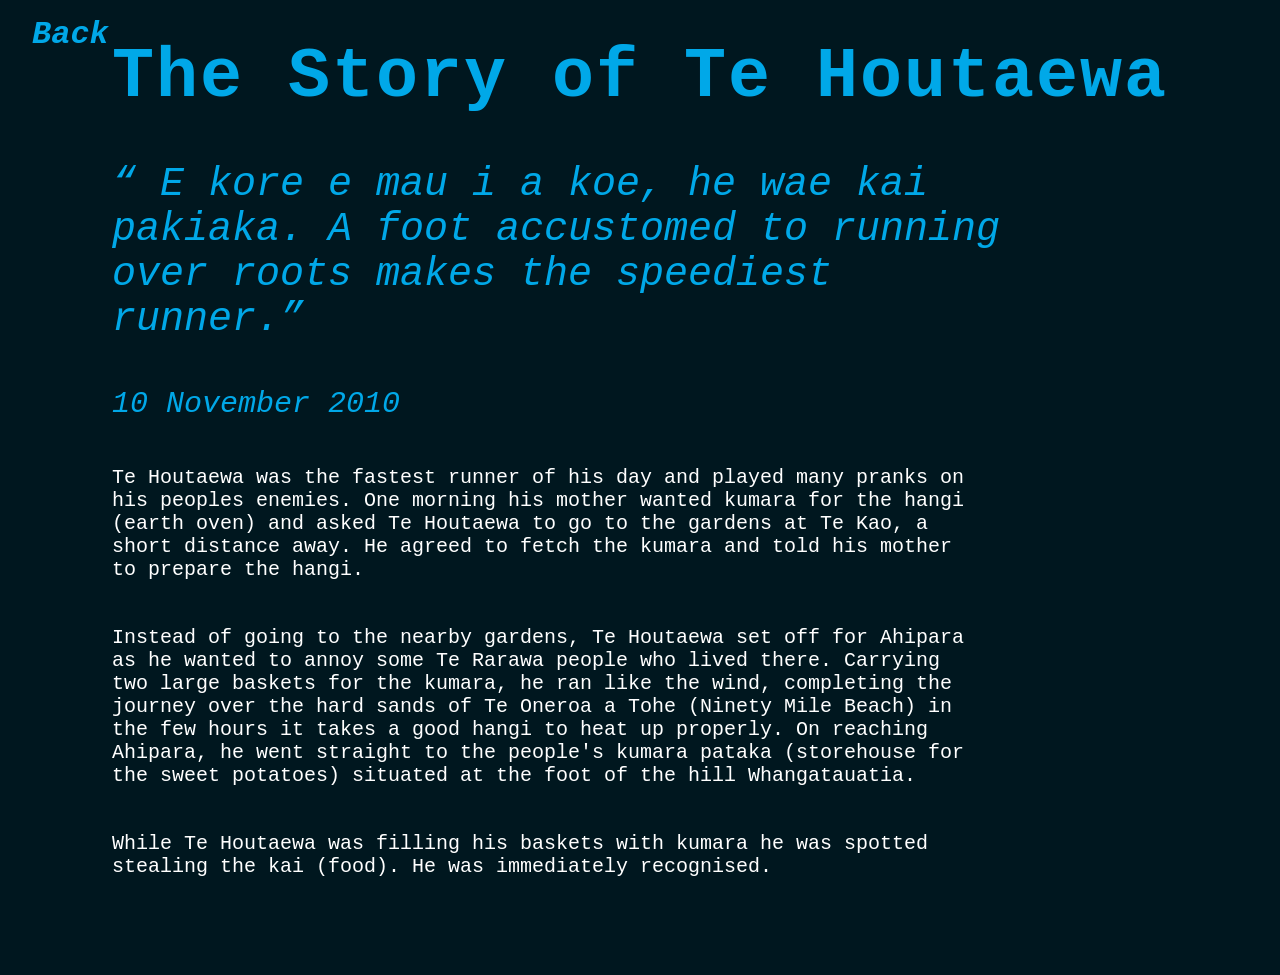
<file: blog/te-houtaewa-template.html>
<!DOCTYPE html>
<html lang="en">
  <head>
    <meta charset="UTF-8" />
    <meta name="viewport" content="width=device-width, initial-scale=1.0" />
    <link rel="stylesheet" href="../styles/main.css" />
    <link rel="preconnect" href="https://fonts.googleapis.com" />
    <link rel="preconnect" href="https://fonts.gstatic.com" crossorigin />
    <link
      href="https://fonts.googleapis.com/css2?family=Lobster&display=swap"
      rel="stylesheet" />
    <link
      href="https://fonts.googleapis.com/css2?family=Roboto:ital,wght@0,300;0,400;0,500;0,700;1,400;1,500;1,700&display=swap"
      rel="stylesheet" />
    <title>Stories and Legends (PAGE title)</title>
  </head>
  <body>
    <nav>
      <div class="back">
        <a href="../index.html">Back</a>
      </div>
    </nav>
    <div class="main-flex">
      <div class="mobile-layout">
        <h1 class="heading">The Story of Te Houtaewa</h1>
        <h2>
          <q>
            E kore e mau i a koe, he wae kai pakiaka.
            <em
              >A foot accustomed to running over roots makes the speediest
              runner.</em
            ></q
          >
        </h2>
        <h3>10 November 2010</h3>

        <p>
          Te Houtaewa was the fastest runner of his day and played many pranks
          on his peoples enemies. One morning his mother wanted kumara for the
          hangi (earth oven) and asked Te Houtaewa to go to the gardens at Te
          Kao, a short distance away. He agreed to fetch the kumara and told his
          mother to prepare the hangi.
        </p>
        <p>
          Instead of going to the nearby gardens, Te Houtaewa set off for
          Ahipara as he wanted to annoy some Te Rarawa people who lived there.
          Carrying two large baskets for the kumara, he ran like the wind,
          completing the journey over the hard sands of Te Oneroa a Tohe (Ninety
          Mile Beach) in the few hours it takes a good hangi to heat up
          properly. On reaching Ahipara, he went straight to the people's kumara
          pataka (storehouse for the sweet potatoes) situated at the foot of the
          hill Whangatauatia.
        </p>
        <p>
          While Te Houtaewa was filling his baskets with kumara he was spotted
          stealing the kai (food). He was immediately recognised.
        </p>
        <p></p>
      </div>
    </div>
  </body>
</html>
</file>
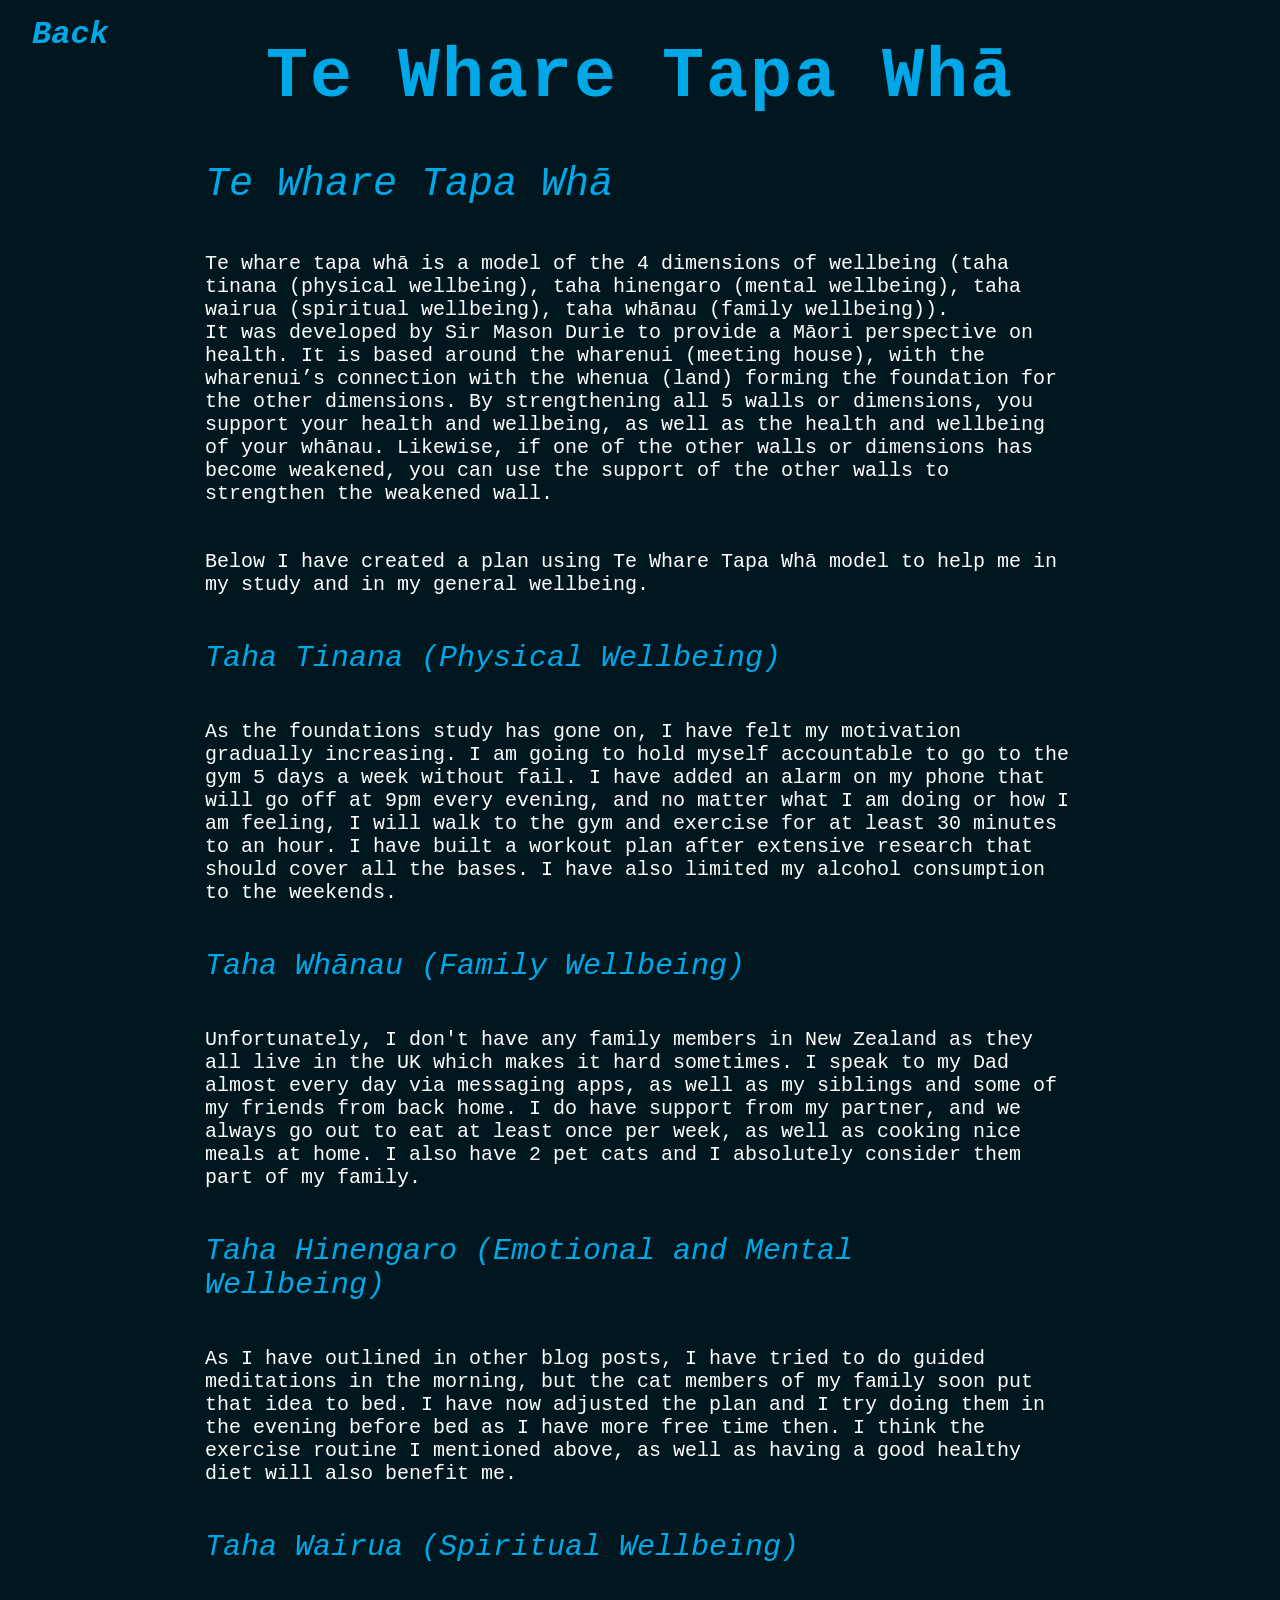
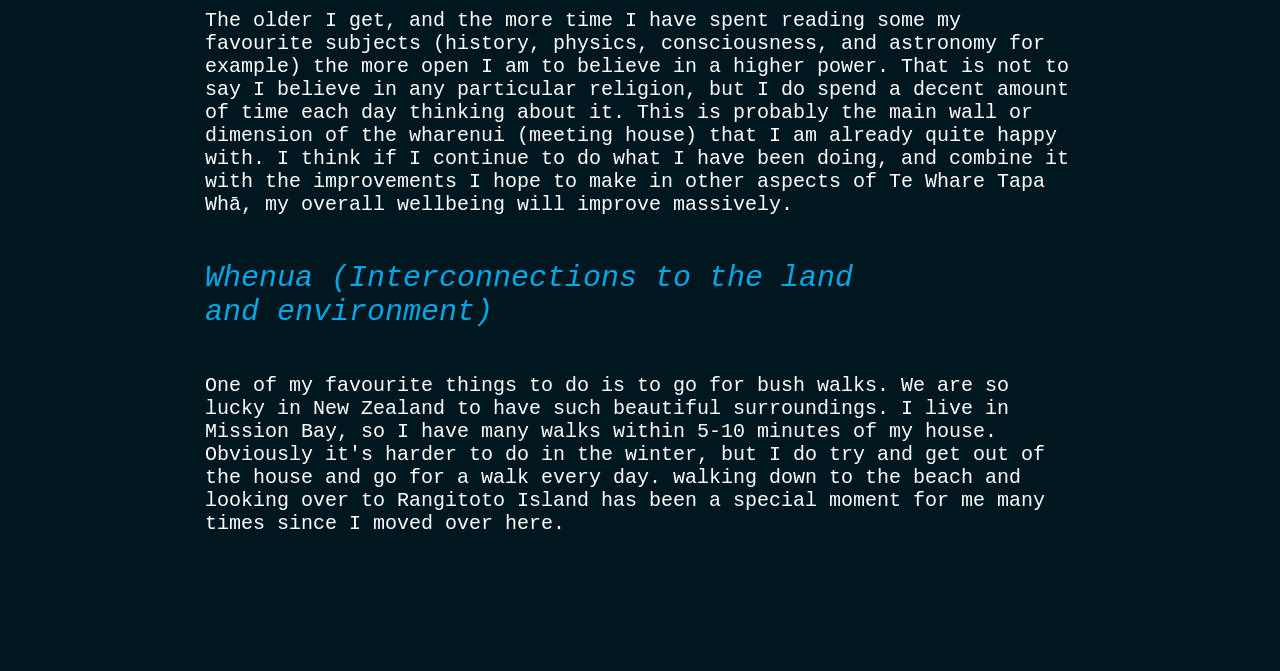
<file: blog/te-whare-tapa-wha.html>
<!DOCTYPE html>
<html lang="en">
  <head>
    <meta charset="UTF-8" />
    <meta name="viewport" content="width=device-width, initial-scale=1.0" />
    <link rel="stylesheet" href="../styles/main.css" />
    <link rel="preconnect" href="https://fonts.googleapis.com" />
    <link rel="preconnect" href="https://fonts.gstatic.com" crossorigin />
    <link
      href="https://fonts.googleapis.com/css2?family=Lobster&display=swap"
      rel="stylesheet" />
    <link
      href="https://fonts.googleapis.com/css2?family=Roboto:ital,wght@0,300;0,400;0,500;0,700;1,400;1,500;1,700&display=swap"
      rel="stylesheet" />
    <title>Te Whare Tapa Whā</title>
  </head>
  <body>
    <nav>
      <div class="back">
        <a href="../index.html">Back</a>
      </div>
    </nav>
    <div class="main-flex">
      <div class="mobile-layout">
        <h1 class="heading">Te Whare Tapa Whā</h1>
        <h2>Te Whare Tapa Whā</h2>
        <p>
          Te whare tapa whā is a model of the 4 dimensions of wellbeing (taha
          tinana (physical wellbeing), taha hinengaro (mental wellbeing), taha
          wairua (spiritual wellbeing), taha whānau (family wellbeing)). <br />
          It was developed by Sir Mason Durie to provide a Māori perspective on
          health. It is based around the wharenui (meeting house), with the
          wharenui’s connection with the whenua (land) forming the foundation
          for the other dimensions. By strengthening all 5 walls or dimensions,
          you support your health and wellbeing, as well as the health and
          wellbeing of your whānau. Likewise, if one of the other walls or
          dimensions has become weakened, you can use the support of the other
          walls to strengthen the weakened wall.
        </p>
        <p>
          Below I have created a plan using Te Whare Tapa Whā model to help me
          in my study and in my general wellbeing.
        </p>
        <h3>Taha Tinana (Physical Wellbeing)</h3>
        <p>
          As the foundations study has gone on, I have felt my motivation
          gradually increasing. I am going to hold myself accountable to go to
          the gym 5 days a week without fail. I have added an alarm on my phone
          that will go off at 9pm every evening, and no matter what I am doing
          or how I am feeling, I will walk to the gym and exercise for at least
          30 minutes to an hour. I have built a workout plan after extensive
          research that should cover all the bases. I have also limited my
          alcohol consumption to the weekends.
        </p>
        <h3>Taha Whānau (Family Wellbeing)</h3>
        <p>
          Unfortunately, I don't have any family members in New Zealand as they
          all live in the UK which makes it hard sometimes. I speak to my Dad
          almost every day via messaging apps, as well as my siblings and some
          of my friends from back home. I do have support from my partner, and
          we always go out to eat at least once per week, as well as cooking
          nice meals at home. I also have 2 pet cats and I absolutely consider
          them part of my family.
        </p>
        <h3>Taha Hinengaro (Emotional and Mental Wellbeing)</h3>
        <p>
          As I have outlined in other blog posts, I have tried to do guided
          meditations in the morning, but the cat members of my family soon put
          that idea to bed. I have now adjusted the plan and I try doing them in
          the evening before bed as I have more free time then. I think the
          exercise routine I mentioned above, as well as having a good healthy
          diet will also benefit me.
        </p>
        <h3>Taha Wairua (Spiritual Wellbeing)</h3>
        <p>
          The older I get, and the more time I have spent reading some my
          favourite subjects (history, physics, consciousness, and astronomy for
          example) the more open I am to believe in a higher power. That is not
          to say I believe in any particular religion, but I do spend a decent
          amount of time each day thinking about it. This is probably the main
          wall or dimension of the wharenui (meeting house) that I am already
          quite happy with. I think if I continue to do what I have been doing,
          and combine it with the improvements I hope to make in other aspects
          of Te Whare Tapa Whā, my overall wellbeing will improve massively.
        </p>
        <h3>Whenua (Interconnections to the land and environment)</h3>
        <p>
          One of my favourite things to do is to go for bush walks. We are so
          lucky in New Zealand to have such beautiful surroundings. I live in
          Mission Bay, so I have many walks within 5-10 minutes of my house.
          Obviously it's harder to do in the winter, but I do try and get out of
          the house and go for a walk every day. walking down to the beach and
          looking over to Rangitoto Island has been a special moment for me many
          times since I moved over here.
        </p>
        <p></p>
      </div>
    </div>
  </body>
</html>
</file>
<file: style.css>
* {
  margin: 0;
  padding: 0;
  box-sizing: border-box;
  text-decoration: none;
  scroll-behavior: smooth;
  font-family: 'Outfit', sans-serif;
}

/* CURSOR */
/* *,
input,
textarea,
select,
button,
a,
img {
  cursor: url('/cursor.png'), auto !important;
}

body.click,
body.click * {
  cursor: url('/cursor-click.png'), auto !important;
} */

:root {
  /* BASE COLORS */
  --bg-color: #202020;
  --secondary-bg-color: #6b950005;
  --white: #ffffff;
  --primary-color: #545454;
  --secondary-color: #a4e400;
  --linkedin-blue: #0a66c2;

  /* NEW PALETTE IDEAS */
  --eggshell: #faf3dd;
  --charcoal: #2e2e2e;
  --terracotta: #d97d54;
  --dusty-teal: #5f8575;
  --verdigris: #68b0ab;
  --blush-rose: #d9a5b3;
  --malachite-green: #74f5a1;
  --spring-green: #00ff87;
}

html {
  overflow-x: hidden;
  font-size: 20px;
}

body {
  background: var(--eggshell);
  color: var(--charcoal);
  /* cursor: url('/cursor.png'), auto; */
}

h2,
h3 {
  font-family: 'Unbounded', system-ui;
  font-weight: 600;
  text-transform: uppercase;
}

h1 {
  color: var(--charcoal);
  font-family: 'Unbounded', system-ui;
  font-weight: 800;
  font-size: 6rem;
  line-height: 150%;
  text-transform: uppercase;
  text-align: left;
}

h2 {
  color: var(--charcoal);
  font-size: 2rem;
  padding-top: 1.5rem;
  line-height: 150%;
}

h3 {
  color: var(--charcoal);
  font-size: 1.5rem;
  line-height: 200%;
}

p {
  margin: 1rem 0;
  font-size: 1.4rem;
  line-height: 150%;
  color: var(--charcoal);
}

section {
  height: auto;
  padding: 2rem;
  margin: 2rem auto 0 auto;
  max-width: 1280px;
}

/* HEADER */

.header {
  position: fixed;
  width: 100%;
  top: 0;
  left: 0;
  padding: 1rem;
  background: var(250, 243, 221, 0.3);
  backdrop-filter: blur(20px);
  display: flex;
  justify-content: space-between;
  align-items: center;
  z-index: 1000;
}

#menu-icon {
  font-size: 2rem;
  color: var(--charcoal);
  display: none;
  cursor: pointer;
}

.logo {
  font-size: 2rem;
  font-weight: 900;
  color: var(--charcoal);
  text-transform: uppercase;
  transition: 0.2s ease-in-out;
}

.logo-font {
  font-family: 'Unbounded', system-ui;
}

.logo:hover {
  transform: scale(1.02) translateY(-5px);
}

span {
  font-family: 'Unbounded', system-ui;
  color: var(--charcoal);
  line-height: 150%;
}

.gradient-btn {
  padding: 12px 24px;
  color: var(--charcoal);
  font-size: 1.4rem;
  border: none;
  border-radius: 16px;
  background: linear-gradient(
    135deg,
    var(--malachite-green),
    var(--spring-green)
  );
  cursor: pointer;
  transition:
    background 0.3s ease,
    transform 0.2s ease;
  box-shadow: 0 4px 6px rgba(0, 0, 0, 0.1);
}

.gradient-btn:hover {
  background: linear-gradient(
    135deg,
    var(--spring-green),
    var(--malachite-green)
  );
  transform: scale(1.02);
}

/* NAVBAR */

.navbar.active {
  z-index: 1000;
  background: rgba(250, 243, 221, 0.3);
  backdrop-filter: blur(20px);
  width: 33%;
}

.navbar a {
  font-size: 0.75rem;
  font-family: 'Unbounded', system-ui;
  color: var(--charcoal);
  margin-left: 4rem;
  transition: 0.2s ease-in-out;
  border-bottom: 3px solid transparent;
}

.navbar a:not(.gradient-btn):hover {
  border-bottom: 2px solid var(--charcoal);
}
/* HOME SECTION */

.home {
  display: flex;
  align-items: center;
  justify-content: center;
  gap: 1rem;
}

.home-content {
  display: flex;
  flex-direction: column;
  align-items: center;
  text-align: left;
  padding-top: 4rem;
}

.home-img img {
  width: 400px;
  height: 400px;
  justify-content: center;
  align-items: center;
  border: 8px #a0a0a0 solid;
  border-radius: 8px;
  transition: transform 0.2s ease;
}

.home-img img:hover {
  transform: scale(1.01) translateY(-2px);
  box-shadow: inset -4px -4px #2c2c2c;
  border-radius: 8px;
}

/* SOCIAL ICONS & BUTTONS*/

.social-icons a {
  display: inline-flex;
  justify-content: center;
  align-items: center;
  font-size: 2.5rem;
  padding: 1rem;
  background: transparent;
  color: var(--charcoal);
  margin: 1rem 0.5rem;
  transition: 0.2s ease-in-out;
}

.social-icons a:hover {
  color: var(--linkedin-blue);
  transform: scale(1.01) translateY(-2px);
}

.social-icons a:first-child:hover {
  color: var(--dusty-teal);
  transform: scale(1.01) translateY(-2px);
}

.btn-group {
  margin-top: 1.5rem;
  padding-top: 1.5rem;
  display: flex;
  gap: 1.5rem;
}

.btn {
  font-family: 'Unbounded', system-ui;
  font-size: 1rem;
  color: var(--charcoal);
  background-color: var(--eggshell);
  white-space: nowrap;
}

.btn:hover {
  color: var(--dusty-teal);
}

/* ABOUT ME SECTION */

.about {
  display: flex;
  justify-content: center;
  align-items: center;
  text-align: left;
}

.about-content {
  display: flex;
  flex-direction: column;
  gap: 3rem;
}

.about-content .btn {
  max-width: 33%;
  margin: 0;
}

::-webkit-scrollbar {
  width: 20px;
}

::-webkit-scrollbar-thumb {
  background-color: var(--charcoal);
}

::-webkit-scrollbar-track {
  background-color: var(--main-color);
}

/* SKILLS SECTION */

.skills {
  color: var(--charcoal);
}

.skills-container {
  display: grid;
  grid-template-columns: repeat(auto-fit, minmax(300px, 1fr));
  justify-content: center;
  gap: 2rem;
  padding: 2rem 0;
  max-width: 1400px;
  margin: 0 auto;
}

.skills-box {
  background-color: var(--secondary-bg-color);
  transition: 0.2s ease-in-out;
  border-radius: 8px;
  display: flex;
  justify-content: center;
  align-items: center;
  height: 100%;
  width: 100%;
}

.skills-info {
  display: flex;
  flex-direction: column;
  justify-content: center;
  align-items: center;
  padding: 2rem;
  max-width: 400px;
  width: 100%;
  text-align: center;
}

.skills-info i {
  font-size: 4rem;
  margin: 2rem 0;
  color: var(--charcoal);
}

.skills-info h4 {
  font-family: 'Unbounded', system-ui;
  font-size: 1rem;
  color: var(--charcoal);
}

.skills-info ul {
  list-style-position: inside;
  padding-left: 0;
  margin: 1.5rem 0;
  width: 100%;
  max-width: 300px;
  text-align: left;
  color: var(--charcoal);
}

.skills-info li {
  margin: 0.8rem 0;
  font-size: 1.4rem;
  line-height: 1.5;
}

/* PROJECTS SECTION */

.projects-box {
  display: flex;
  flex-direction: column;
  align-items: flex-start;
  justify-content: flex-start;
  gap: 2rem;
  padding: 2rem 0;
}

.project-card {
  background-color: var(--secondary-bg-color);
  display: flex;
  align-items: center;
  text-align: left;
  border-radius: 8px;
  padding: 1rem;
  margin: 1rem 0;
  width: 100%;
}

.project-card h3 {
  margin-left: 1rem;
}

.project-card p {
  margin: 1rem;
}

.project-text-content {
  display: flex;
  flex-direction: column;
  justify-content: center;
  align-items: center;
  text-align: center;
  flex: 1;
}

.projects-btn {
  font-family: 'Unbounded', system-ui;
  font-size: 1rem;
  color: var(--dusty-teal);
  background-color: var(--eggshell);
  white-space: nowrap;
  margin-top: 2rem;
}

.projects-btn:hover {
  color: var(--charcoal);
}

.project-card img {
  width: 100%;
  max-width: 500px;
  height: auto;
  aspect-ratio: 4 / 3;
  object-fit: cover;
  border-radius: 8px;
  padding: 0;
  margin: 0;
  display: block;
}

.card-link {
  display: block;
  text-decoration: none;
  color: inherit;
}

/* CONTACT SIMPLE EMAIL AND LINKEDIN */

.contact a {
  color: var(--dusty-teal);
}

.contact a:hover {
  color: var(--charcoal);
}

/* CONTACT FULL FORM LAYOUT*/

.contact form {
  display: flex;
  flex-direction: column;
  align-items: center;
  justify-content: center;
  gap: 3rem;
  margin: 5rem;
}

.contact input {
  padding-top: 3rem;
  border: none;
}

.contact form .input-box input,
.contact form textarea {
  font-family: 'Unbounded', system-ui;
  width: 100%;
  padding: 2.5rem;
  margin: 3rem 0;
  font-size: 1.5rem;
  border-radius: 8px;
  color: black;
  background-color: var(white);
  resize: none;
}

.input-group label {
  font-family: 'Unbounded', system-ui;
  color: var(--secondary-color);
  font-size: 1.5rem;
  text-align: left;
}

.input-group-2 label {
  font-family: 'Unbounded', system-ui;
  color: var(--secondary-color);
  font-size: 1.5rem;
  text-align: left;
}

/* FOOTER */

footer {
  background-color: var(--eggshell);
  padding: 50px 0;
}

footer ul {
  text-align: center;
  font-size: 0.75rem;
}

footer ul li {
  display: inline-block;
  margin: 0 2rem;
}

footer ul li a {
  font-family: 'Unbounded', system-ui;
  color: var(--charcoal);
  transition: 0.2s ease-in-out;
}

footer ul li a:hover {
  color: var(--dusty-teal);
  border-bottom: 3px solid var(--main-color);
}

footer .copyright {
  color: var(--charcoal);
  text-align: center;
  margin-top: 40px;
  font-size: 16px;
}

/* RESPONSIVE */

/* larger screens */
@media (max-width: 1285px) {
  #menu-icon {
    display: block;
  }

  .navbar {
    position: absolute;
    top: 100%;
    right: 0;
    width: 50%;
    padding: 1rem 3rem;
    background: rgba(0, 0, 0, 0.8);
    border-bottom-left-radius: 2rem;
    border-left: 2px solid var(--main-color);
    border-bottom: 2px solid var(--main-color);
    display: none;
  }

  .navbar a {
    display: block;
    font-size: 1.5rem;
    margin: 3rem;
    color: var(--charcoal);
  }

  .navbar.active {
    display: block;
  }

  .navbar .gradient-btn {
    background: none;
    color: inherit;
    transform: scale(1);
    box-shadow: none;
    border-radius: 0;
  }

  .navbar .gradient-btn:hover {
    border-bottom: 2px solid var(--charcoal);
  }

  .home {
    flex-direction: column-reverse;
    margin: 5rem 0;
    gap: 5rem;
  }

  .home-content {
    align-items: center;
    text-align: center;
  }

  .home-img {
    width: 56vw;
  }

  .about {
    flex-direction: column-reverse;
    text-align: center;
  }

  h2 {
    text-align: center;
    margin: 2rem 0;
  }

  .about img {
    width: 52vw;
  }

  .skills-info {
    max-width: 400px;
    width: 100%;
    padding: 2rem;
    margin: 2rem auto;
  }

  .skills-container {
    display: grid;
    grid-template-columns: repeat(auto-fit, minmax(300px, 1fr));
    align-items: left;
    gap: 2.5rem;
    padding: 0;
    margin: 0;
  }

  .skills-box {
    display: flex;
    justify-content: left;
    align-items: left;
    height: 100%;
    background-color: var(--second-bg-color);
    transition: 0.2s ease-in-out;
    color: white;
  }

  .project-card {
    display: flex;
    align-items: left;
    text-align: left;
    background-color: var(--second-bg-color);
    border-radius: 8px;
    padding: 0.5rem;
    margin: 0.5rem 0;
    gap: 2rem;
    width: 100%;
    max-width: 80%;
  }

  .contact form {
    flex-direction: column;
  }

  footer .copyright {
    margin-top: 20px;
    font-size: 0.75rem;
  }
}

/* Tablets */
@media (max-width: 1024px) {
  html {
    font-size: 45%;
  }

  h1 {
    font-size: 4rem;
  }

  h2 {
    text-align: center;
  }

  h3 {
    font-size: 1.2rem;
  }

  section {
    padding: 2rem;
    margin: 1rem auto 0 auto;
  }

  h4 {
    font-size: 2rem;
  }

  p,
  li {
    font-size: 1.4rem;
  }

  .navbar a {
    display: block;
    font-size: 1rem;
    margin: 2rem;
    color: var(--charcoal);
  }

  .project-card {
    flex-direction: column;
    max-width: 90%;
  }

  .project-card img {
    width: 100%;
    height: 220px;
    object-fit: cover;
    margin: 0 auto;
    border-radius: 20px;
  }

  .projects-box {
    align-items: center;
  }

  .skills-info ul {
    margin-left: auto;
    margin-right: auto;
    max-width: none;
    text-align: center;
    width: fit-content;
  }

  .skills-info li {
    margin: 0.8rem auto;
  }

  footer ul li {
    display: inline-block;
    margin: 0 1rem;
  }
}

/* Phones */
@media (max-width: 768px) {
  html {
    font-size: 42%;
  }

  .header {
    padding: 2rem 5%;
  }

  .gradient-btn {
    font-size: 1.5rem;
  }

  section {
    padding: 2rem;
    margin: 1rem auto 0 auto;
  }

  h1 {
    font-size: 4rem;
  }

  h2 {
    font-size: 2rem;
  }

  h3 {
    font-size: 1.4rem;
  }

  p {
    font-size: 1.3rem;
  }

  ul {
    text-align: center;
  }

  .skills-info i {
    font-size: 4rem;
  }

  .skills-info h4 {
    font-size: 2rem;
  }

  .skills-info li {
    font-size: 1.3rem;
  }

  .home-img img,
  .about img {
    width: 90%;
    height: auto;
  }

  .project-card img {
    min-width: 100%;
    max-height: 30em;
  }

  .btn {
    font-size: 1.3rem;
  }

  .btn-group {
    flex-direction: column;
    gap: 1rem;
    align-items: center;
  }

  .about-content .btn {
    max-width: 100%;
  }

  footer ul {
    font-size: 1.2rem;
  }

  .social-icons a {
    font-size: 3rem;
  }

  input,
  textarea {
    font-size: 1.3rem;
  }
}

@media (max-width: 500px) {
  .skills-container {
    grid-template-columns: 1fr;
  }
}
</file>
<file: styles/main.css>
/* -- COLOURS -- */
/* -- NEW COLOUR PALLETTES -- */
/*
#FFFFFF WHITE
#00171F RICH BLACK
#003459 PRUSSIAN BLUE
#007EA7 CERRULEAN BLUE
#00A8E8 PICKTON BLUE
*/

/*
 #813405 BROWN
 #D45113 SYRACUSE ORANGE
 #F9A03F CARROT ORANGE
 #F8DDA4 PEACH YELLOW
 #DDF9C1 TEA GREEN
*/
/*
PERRYWINKLE

#f1eeff lightest
#c6bbff light
#9c88ff main 
#4722ff dark
#090033 darkest
*/

.back {
  font-size: 2rem;
  font-weight: 700;
  font-style: italic;
  padding: 1rem 2rem;
  position: absolute;
  top: 0;
  left: 0;
  width: 100%;
}

body {
  font-family: monospace;
  height: auto;
  width: auto;
  background-color: #00171f; /*#003459*/
}

p {
  font-size: 20px;
  font-weight: 300;
  color: #ffffff;
  max-width: 75ch;
  margin: /*15px;*/ 15px;
  padding: /*15px;*/ 15px;
}

a {
  font-family: 'Ubuntu Mono', monospace;
  text-decoration: none;
  color: #00a8e8;
}

b {
  color: #00a8e8;
  max-width: 45ch;
}

ul {
  list-style-type: none;
  font-size: 20px;
  font-weight: 300;
  list-style-type: none;
  color: #ffffff;
  max-width: 75ch;
  align-items: center;
  margin: 15px;
  padding: 15px;
}

h2 {
  font-family: 'Ubuntu Mono', monospace;
  font-size: 40px;
  color: #00a8e8;
  font-weight: 400;
  font-style: italic;
  max-width: 40ch;
  align-items: center;
  margin: /*15px;*/ 15px;
  padding: /*15px;*/ 15px;
}

h3 {
  font-family: 'Ubuntu Mono', monospace;
  font-size: 30px;
  color: #00a8e8;
  font-weight: 400;
  font-style: italic;
  max-width: 40ch;
  align-items: center;
  margin: /*15px;*/ 15px;
  padding: /*15px;*/ 15px;
}

.main-flex {
  height: 100vh;
  width: 100%;
  display: flex;
  flex-direction: column;
  align-items: center;
  text-align: left;
}

.heading {
  font-family: 'Ubuntu Mono', monospace;
  color: #00a8e8;
  letter-spacing: 2px;
  max-width: 45ch;
  text-align: center;
  font-size: 70px;
  margin: 15px;
  padding: 15px;
}

.homepage-card {
  display: flex;
  flex-direction: row;
  flex-wrap: wrap;
  justify-content: center;
  margin: 5rem 10rem 0 10rem;
}

.intro {
  font-size: 30px;
  color: #ffffff;
  max-width: 75ch;
  margin: 15px;
  padding: 15px;
  text-align: left;
}

.images {
  width: 40rem;
  height: 20rem;
  border-radius: 30px;
  position: relative;
  margin: 15px;
  padding: 15px;
  filter: brightness(0.7);
}

/* CARD STYLES */

* {
  box-sizing: border-box;
}

.card-item {
  width: 400px;
  margin: 1rem;
  position: relative;
  border-radius: 20px;
  background: rgba(0, 52, 89, 0.5);
  /*background: rgba(0, 23, 31, 0.5);*/
  padding: 1rem;
  margin: 20px;
  box-shadow: 0 10px 10px rgba(0, 166, 232, 0.582);
}

.card-p {
  font-size: 20px;
  text-align: left;
  color: #ffffff;
  max-width: 60ch;
  margin: 10px;
  padding: 10px;
}

.image {
  width: 100%;
  height: 300px;
  border-radius: 10px;
  position: relative;
  background-size: cover;
  background-position: center center;
  box-shadow: 0 4px 3px rgba(0, 166, 232, 0.582); /*rgba(41, 40, 40, 0.267)*/
}

.content {
  margin: 10px;
  padding: 10px;
  color: #ffffff;
}

.title {
  color: #00a8e8;
  font-family: 'Ubuntu Mono', monospace;
  text-align: left;
  font-weight: 400;
  font-style: italic;
  font-size: 30px;
  margin: 10px;
  padding: 10px;
}

.button {
  color: #00a8e8;
  font-weight: 700;
  font-style: italic;
  font-size: 20px;
  font-weight: 600;
}

/* IMAGES */
.te-houtaewa-img {
  background-image: url('/images/auckland.jpg');
}

.html-css-img {
  background-image: url('/images/css-box.png');
}

.identity-values-img {
  background-image: url('/images/stockholm.jpg');
}

.learning-plan-img {
  background-image: url('/images/laptop.jpg');
}

.js-img {
  background-image: url('/images/js-img.jpg');
}

.emo-int-img {
  background-image: url('/images/emotional-int.jpg');
}

.brain-img {
  background-image: url('/images/brain.jpg');
}

.tui-img {
  background-image: url('/images/tui.jpg');
}

.rubix-img {
  background-image: url('/images/rubix.jpg');
}

.reflection-img {
  background-image: url('/images/reflection.jpg');
}

/* CSS BOX STYLES */
.css-box-model {
  font-family: monospace;
  background-color: darkgrey;
  color: black;
  font-size: 20px;
  width: 500px;
  height: 500px;
  border: 20px solid red;
  padding: 80px;
  margin-top: 50px;
  align-items: center;
}

.border-model {
  color: red;
}

/* -- USING FLEX BOX FOR RESPONSIVE DESIGN NOW -- */

/* RESPONSIVE DESIGN */

/* widescreen displays */
@media only screen and (min-width: 920px) {
  /* some layout rules */
}

/* tablets */
@media only screen and (max-width: 919px) {
  .heading {
    font-size: 60px;
    margin: 15px;
    padding: 15px;
  }

  .homepage-card {
    display: flex;
    flex-direction: row;
    flex-wrap: wrap;
    justify-content: center;
  }

  .intro {
    font-size: 25px;
    max-width: 60ch;
    margin: 10px;
    padding: 10px;
  }
  .mobile-layout {
    width: 600px;
    margin: 1rem;
    position: relative;
    border-radius: 30px;
    padding: 1rem;
    margin: 20px;
  }

  .mobile-images {
    width: 100%;
    height: auto;
    border-radius: 20px;
    position: relative;
    background-size: cover;
    background-position: center center;
    margin: 15px;
    padding: 15px;
  }

  p {
    max-width: 40ch;
    align-items: center;
    margin: 15px;
    padding: 15px;
  }

  .card-p {
    font-size: 20px;
    text-align: left;
    color: #ffffff;
    max-width: 40ch;
    margin: 10px;
    padding: 10px;
  }

  h2 {
    font-family: 'Ubuntu Mono', monospace;
    font-size: 30px;
    max-width: 40ch;
    align-items: center;
    margin: 15px;
    padding: 15px;
  }

  h3 {
    font-family: 'Ubuntu Mono', monospace;
    font-size: 25px;
    max-width: 50ch;
    align-items: center;
    margin: 15px;
    padding: 15px;
  }
}
/* phones */
@media only screen and (max-width: 500px) {
  .heading {
    font-size: 40px;
    margin: 10px;
    padding: 10px;
  }
  h2 {
    font-family: 'Ubuntu Mono', monospace;
    font-size: 25px;
    max-width: 40ch;
    align-items: center;
    margin: 10px;
    padding: 10px;
  }

  h3 {
    font-family: 'Ubuntu Mono', monospace;
    font-size: 25px;
    max-width: 50ch;
    align-items: center;
    margin: 10px;
    padding: 10px;
  }

  p {
    max-width: 40ch;
    align-items: center;
    margin: 10px;
    padding: 10px;
  }

  .card-p {
    font-size: 20px;
    text-align: left;
    color: #ffffff;
    max-width: 40ch;
    margin: 10px;
    padding: 10px;
  }

  .intro {
    font-size: 20px;
    max-width: 40ch;
  }

  .back {
    font-size: 25px;
    margin: 10px;
    padding: 0 30px 30px 0;
    position: absolute;
    top: 0;
    left: 0;
    width: 100%;
  }
  .mobile-layout {
    width: 400px;
    margin: 1rem;
    padding: 1rem;
    position: relative;
  }

  .mobile-images {
    width: 100%;
    height: auto;
    border-radius: 15px;
    position: relative;
    background-size: cover;
    background-position: center center;
    margin: 5px;
    padding: 5px;
  }

  .card-item {
    box-shadow: 0 5px 5px rgba(0, 166, 232, 0.582);
  }

  /* CSS BOX STYLES */

  .css-box-model {
    font-family: monospace;
    background-color: darkgrey;
    color: black;
    width: auto;
    height: auto;
    border: 20px solid red;
    padding: 40px;
    margin-top: 50px;
    align-items: center;
  }
}
</file>
